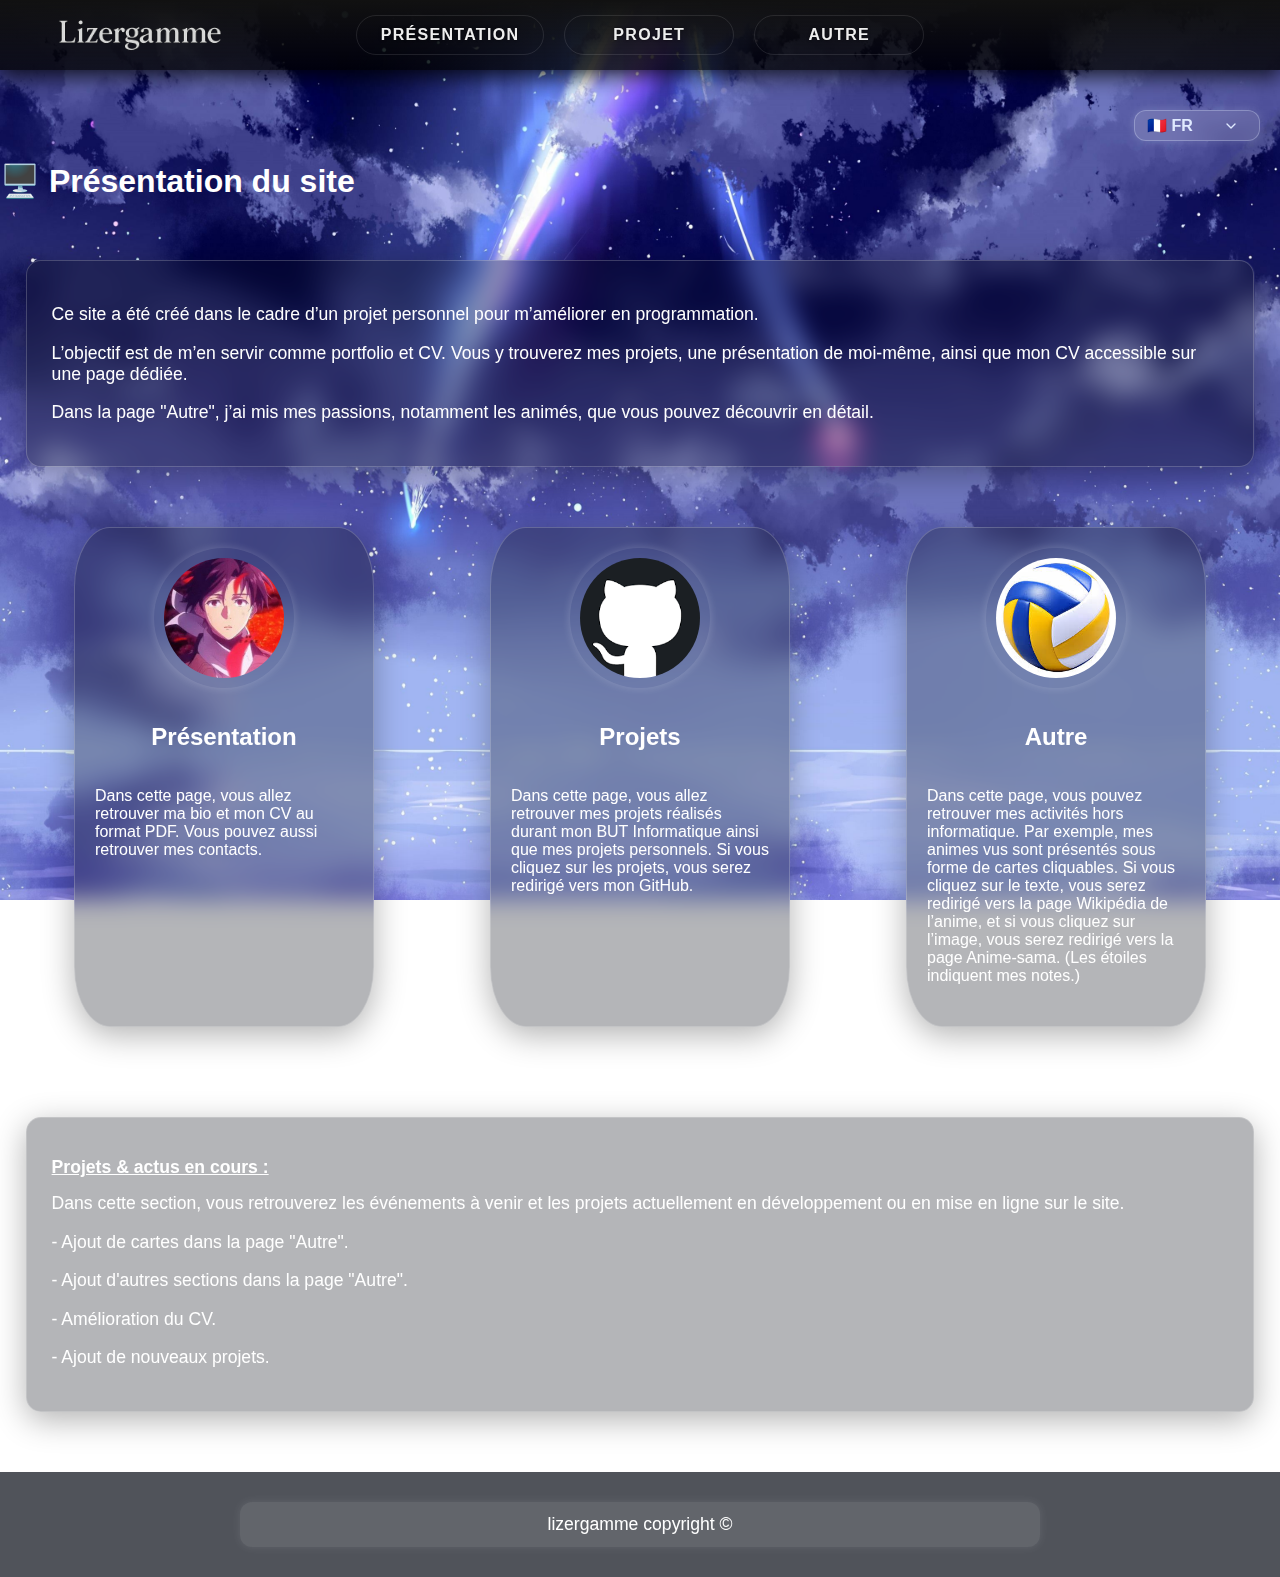
<file: index.html>
<!DOCTYPE html>
<html lang="fr">

<head>
  <meta charset="UTF-8">
  <meta name="viewport" content="width=device-width, initial-scale=1.0">
  <title>Présentation</title>
  <link rel="stylesheet" href="accueil.css">

  
<!-- Google tag (gtag.js) -->
<script async src="https://www.googletagmanager.com/gtag/js?id=G-SVCY1D7NE7"></script>
<script>
  window.dataLayer = window.dataLayer || [];
  function gtag(){dataLayer.push(arguments);}
  gtag('js', new Date());

  gtag('config', 'G-SVCY1D7NE7');
</script>
</head>



<body>
<header>
  <nav>
    <div class="logo">
      <img src="image/logoHeader2.png" alt="Lizergamme Logo">
    </div>
    <div class="nav-links">
      <a href="/présentation">Présentation</a>
      <a href="/projet">Projet</a>
      <a href="/autre">Autre</a>
    </div>
  </nav>
</header>


  <!-- Sélecteur de langue -->
  <div id="languageSelector" class="language-selector">
    <select aria-label="Choisir la langue">
      <option value="fr" selected>🇫🇷 FR</option>
      <option value="en">🇬🇧 EN</option>
    </select>
  </div>

  <h1 id="mainTitle">🖥️ Présentation du site</h1>




  <section class="présentationSite">
    <p id="p1">Ce site a été créé dans le cadre d’un projet personnel pour m’améliorer en programmation.</p>
    <p id="p2">L’objectif est de m’en servir comme portfolio et CV. Vous y trouverez mes projets, une présentation de moi-même, ainsi que mon CV accessible sur une page dédiée.</p>
    <p id="p3">Dans la page "Autre", j’ai mis mes passions, notamment les animés, que vous pouvez découvrir en détail.</p>
  </section>

  <section class="boxpage">

    <a class="card-link" href="/présentation">
      <div class="pages">
        <img src="image/presnetation.png" alt="Photo de profil">
        <h2 id="card1Title">Présentation</h2>
        <p id="card1Text">Dans cette page, vous allez retrouver ma bio et mon CV au format PDF. Vous pouvez aussi retrouver mes contacts.</p>
      </div>
    </a>

    <a class="card-link" href="/projet" >
      <div class="pages">
        <img src="image/Github.png" alt="Photo de profil">
        <h2 id="card2Title">Projets</h2>
        <p id="card2Text">Dans cette page, vous allez retrouver mes projets réalisés durant mon BUT Informatique ainsi que mes projets personnels. Si vous cliquez sur les projets, vous serez redirigé vers mon GitHub.</p>
      </div>
    </a>

    <a class="card-link" href="/autre" >
      <div class="pages">
        <img src="image/autre.png" alt="Photo de profil">
        <h2 id="card3Title">Autre</h2>
        <p id="card3Text">Dans cette page, vous pouvez retrouver mes activités hors informatique. Par exemple, mes animes vus sont présentés sous forme de cartes cliquables. Si vous cliquez sur le texte, vous serez redirigé vers la page Wikipédia de l’anime, et si vous cliquez sur l’image, vous serez redirigé vers la page Anime-sama. (Les étoiles indiquent mes notes.)</p>
      </div>
    </a>

  </section>

  <section class="event">
    <h2 id="eventTitle"><strong> Projets & actus en cours :</strong></h2>
    <p id="eventText">Dans cette section, vous retrouverez les événements à venir et les projets actuellement en développement ou en mise en ligne sur le site.</p>

    <p>- Ajout de cartes dans la page "Autre".</p>
    <p>- Ajout d'autres sections dans la page "Autre".</p>
    <p>- Amélioration du CV.</p>
    <p>- Ajout de nouveaux projets.</p>

  </section>

  <footer class="footer">
    <p id="footerText">lizergamme copyright ©</p>
  </footer>

  <!-- Lien vers le script de traduction -->
  <script src="accueil.js"></script>
</body>

</html>
</file>
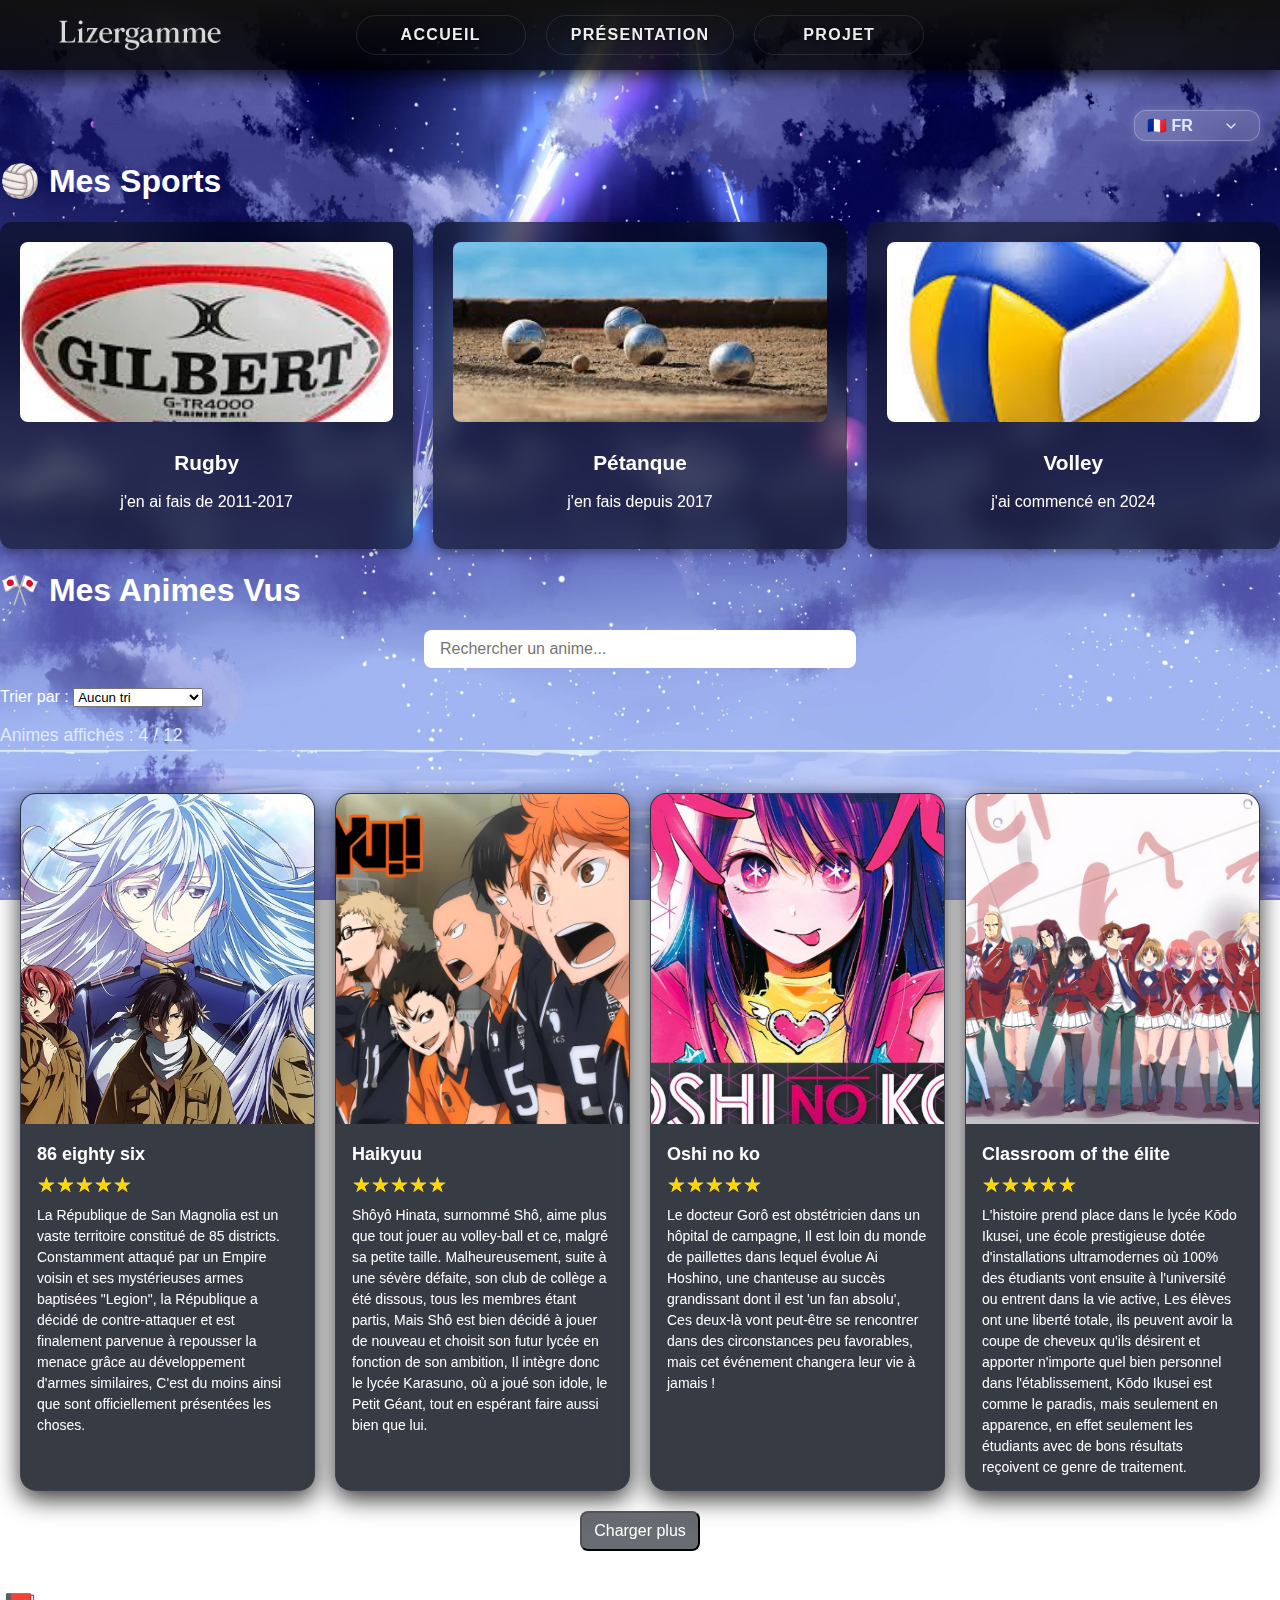
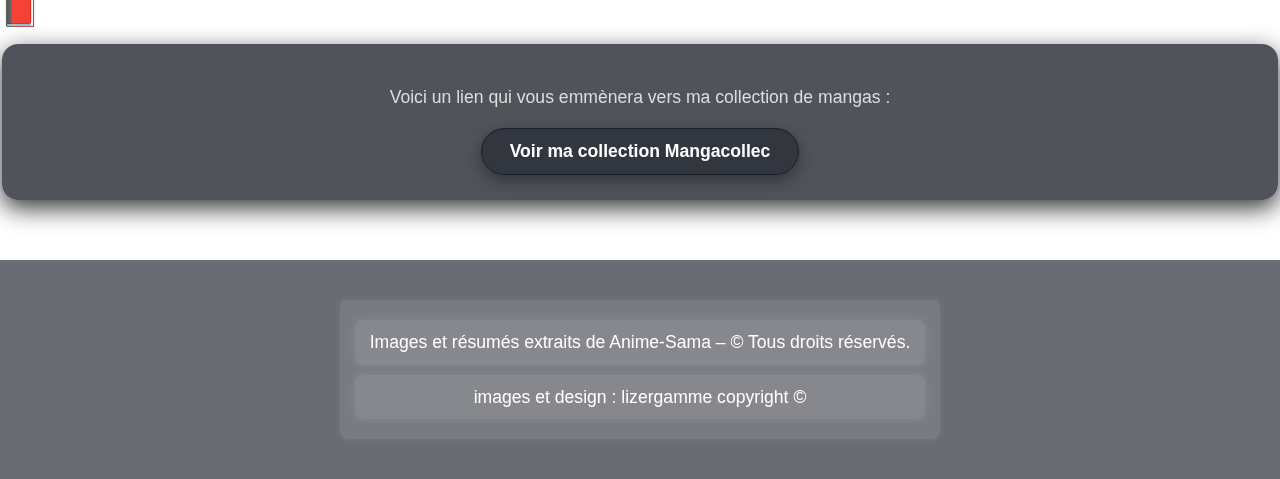
<file: autre/index.html>
<!DOCTYPE html>
<html lang="fr">
<head>
  <meta charset="UTF-8" />
  <meta name="viewport" content="width=device-width, initial-scale=1.0">
  <title>Autre</title>
  <link rel="stylesheet" href="autre.css" />

  
<!-- Google tag (gtag.js) -->
<script async src="https://www.googletagmanager.com/gtag/js?id=G-SVCY1D7NE7"></script>
<script>
  window.dataLayer = window.dataLayer || [];
  function gtag(){dataLayer.push(arguments);}
  gtag('js', new Date());

  gtag('config', 'G-SVCY1D7NE7');
</script>
</head>


<body> <!-- ✅ le <body> commence ici -->

  <!-- ✅ déplace le <header> ici -->
  <header>
    <nav>
      <div class="logo">
        <img src="/image/logoHeader2.png" alt="Lizergamme Logo">
      </div>
      <div class="nav-links">
        <a href="/" id="navHome">Accueil</a>
        <a href="/présentation" id="navAbout">Présentation</a>
        <a href="/projet" id="navProject">Projet</a>
      </div>
    </nav>
  </header>

  <!-- ... le reste de ton contenu ... -->


  <div id="languageSelector" class="language-selector">
    <select aria-label="Choisir la langue">
      <option value="fr" selected>🇫🇷 FR</option>
      <option value="en">🇬🇧 EN</option>
    </select>
  </div>


<section id="sportsSection">
  <h1 id="sportsTitle">🏐 Mes Sports</h1>
  <div class="sports-grid">
    <div class="sport-card">
      <img src="/image/rugby.jpg" alt="rugby" />
      <h2 id="sportRugby">Rugby</h2>
      <p id="sportRugbyDesc">j'en ai fais de 2011-2017</p>
    </div>
    <div class="sport-card">
      <img src="/image/petanque.jpg" alt="petanque" />
      <h2 id="sportPetanque">Pétanque</h2>
      <p id="sportPetanqueDesc">j'en fais depuis 2017</p>
    </div>
    <div class="sport-card">
      <img src="/image/autre.png" alt="volley" />
      <h2 id="sportVolley">Volley</h2>
      <p id="sportVolleyDesc">j'ai commencé en 2024</p>
    </div>
  </div>
</section>




  <h1 id="pageTitle">🎌 Mes Animes Vus</h1>
  <input type="text" id="search" placeholder="Rechercher un anime..." />

  <div id="sortdiv">
    <label for="sortSelect" id="sortLabel">Trier par :</label>
    <select id="sortSelect">
      <option value="" selected>Aucun tri</option>
      <option value="name-asc">Nom A → Z</option>
      <option value="name-desc">Nom Z → A</option>
      <option value="note-asc">Note croissante</option>
      <option value="note-desc">Note décroissante</option>
    </select>
  </div>

  <div id="animeCounter" class="anime-counter">Animes affichés : 0 / 0</div>

  <div class="grid" id="animeGrid">
    <!-- CARTES ici (gérées par JS) -->
  </div>

  <div class="buttons">
    <button id="loadMore">Charger plus</button>
    <button id="loadLess" style="display: none;">Charger moins</button>
    <p id="endMessage" style="display: none; text-align: center; color: white;">🎉 Fin de la liste</p>
  </div>

  <button id="backToTop" class="back-to-top" aria-label="Retour en haut">
    <svg xmlns="http://www.w3.org/2000/svg" width="24" height="24" fill="none" stroke="#e0eaff" stroke-width="3" stroke-linecap="round" stroke-linejoin="round" viewBox="0 0 24 24" >
      <polyline points="18 15 12 9 6 15"/>
    </svg>
  </button>

<h1 class="manga-title" id="mangaTitle">📕 Mes Mangas</h1>

<section class="manga-section">
  <p id="mangaSectionText">Voici un lien qui vous emmènera vers ma collection de mangas :</p>
  <a href="https://www.mangacollec.com/user/lizergamme/collection" target="_blank" rel="noopener noreferrer" class="manga-link" id="mangaLink">
    Voir ma collection Mangacollec
  </a>
</section>




 <script src="autre.js"></script>

<footer class="footer">
  <section class="texte">
    <p id="footerCredits">Images et résumés extraits de <a href="https://anime-sama.fr/" target="_blank" rel="noopener noreferrer">Anime-Sama</a> – © Tous droits réservés.</p>
    <p id="footerDesign">images et design : lizergamme copyright ©</p>
  </section>
</footer>

</body>
</html>

</html>
</file>
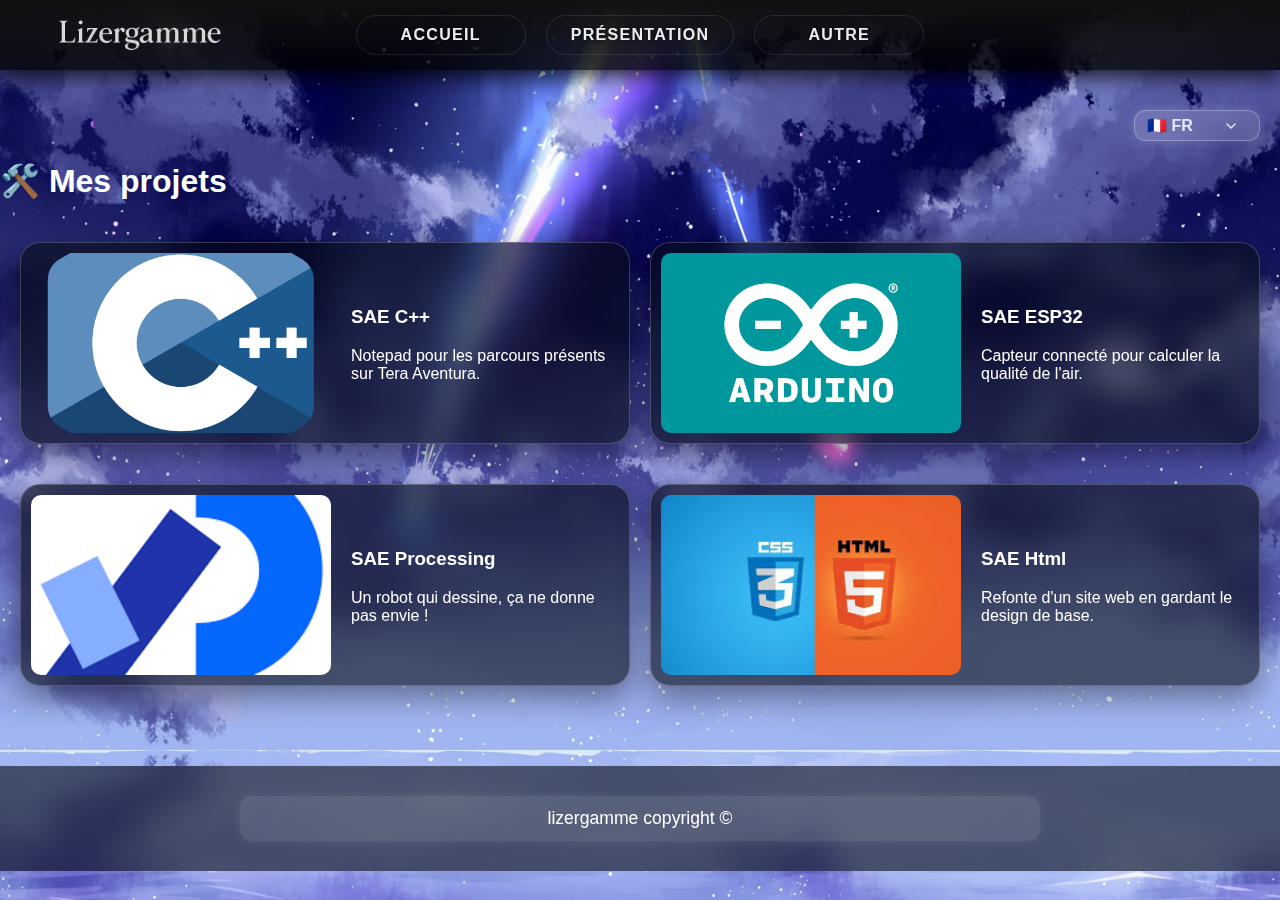
<file: projet/index.html>
<!DOCTYPE html>
<html lang="fr">

<head>
  <meta charset="UTF-8" />
  <meta name="viewport" content="width=device-width, initial-scale=1.0">
  <title>Mes projets</title>
  <link rel="stylesheet" href="projet.css" />

  
<!-- Google tag (gtag.js) -->
<script async src="https://www.googletagmanager.com/gtag/js?id=G-SVCY1D7NE7"></script>
<script>
  window.dataLayer = window.dataLayer || [];
  function gtag(){dataLayer.push(arguments);}
  gtag('js', new Date());

  gtag('config', 'G-SVCY1D7NE7');
</script>
</head>



<body>
    <header>
    <nav>
      <div class="logo">
      <img src="/image/logoHeader2.png" alt="Lizergamme Logo">
    </div>
    <div class="nav-links">
      <a href="/">Accueil</a>
      <a href="/présentation">Présentation</a>
      <a href="/autre">Autre</a>
    </div>
    </nav>
  </header>

  <!-- Sélecteur de langue -->
    <div id="languageSelector" class="language-selector">
    <select aria-label="Choisir la langue">
      <option value="fr" selected>🇫🇷 FR</option>
      <option value="en">🇬🇧 EN</option>
    </select>
  </div>

  <h1>🛠️ Mes projets</h1>

  

  <section class="projects">
    <div class="project-grid">

      <!-- Projet 1 -->
      <div class="project-item">
        <a class="card-link" href="https://github.com/clementlizer/SAE201" target="_blank">
          <div class="media-block" data-video="video/sae c++.mp4">
            <div class="media-left">
              <img src="/image/c++.png" alt="Aperçu C++" />
            </div>
            <div class="content">
              <h3>SAE C++</h3>
              <p>Notepad pour les parcours présents sur Tera Aventura.</p>
            </div>
          </div>
        </a>
      </div>

      <!-- Projet 2 -->
      <div class="project-item">
        <a class="card-link" href="https://github.com/clementlizer/SAE203" target="_blank">
          <div class="media-block" data-video="video/SAE ESP32.mp4">
            <div class="media-left">
              <img src="/image/arduino.png" alt="Aperçu ESP32" />
            </div>
            <div class="content">
              <h3>SAE ESP32</h3>
              <p>Capteur connecté pour calculer la qualité de l'air.</p>
            </div>
          </div>
        </a>
      </div>

      <!-- Projet 3 -->
      <div class="project-item">
        <a class="card-link" href="https://github.com/clementlizer/SAE101-102" target="_blank">
          <div class="media-block" data-video="video/SAE processing.mp4">
            <div class="media-left">
              <img src="/image/Processing.png" alt="Aperçu Processing" />
            </div>
            <div class="content">
              <h3>SAE Processing</h3>
              <p>un robot qui dessine sa ne donne pas envie !</p>
            </div>
          </div>
        </a>
      </div>

      <!-- Projet 4 -->
      <div class="project-item">
        <a class="card-link" href="https://github.com/clementlizer/SAE105" target="_blank">
          <div class="media-block" data-video="video/Sae web.mp4">
            <div class="media-left">
              <img src="/image/web.jpg" alt="Aperçu web" />
            </div>
            <div class="content">
              <h3>SAE Html</h3>
              <p>refonte d'un site web en gardant le design de base.</p>
            </div>
          </div>
        </a>
      </div>

    </div>
  </section>

 

  <script src="projet.js"></script>
</body>

 <footer class="footer">
    <p>lizergamme copyright ©</p>
  </footer>

</html>
</file>
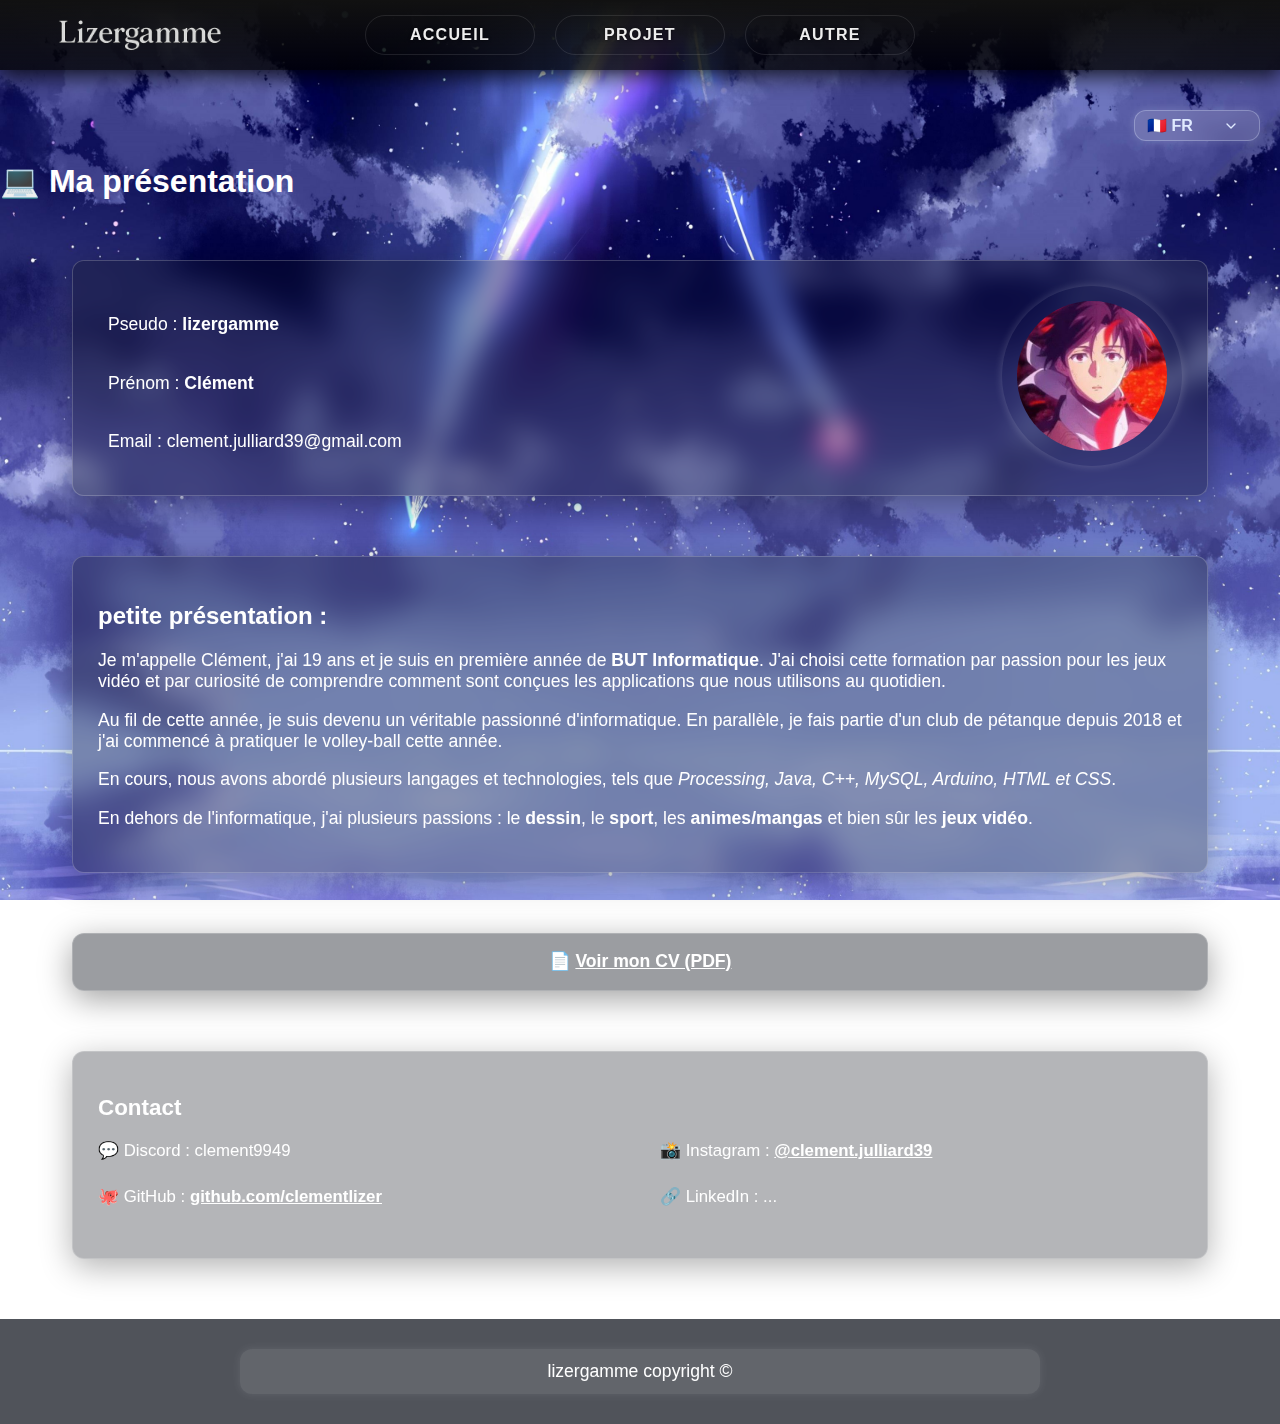
<file: présentation/index.html>
<!DOCTYPE html>
<html lang="fr">

<head>
  <meta charset="UTF-8">
  <meta name="viewport" content="width=device-width, initial-scale=1.0">
  <title>présentation</title>
  <link rel="stylesheet" href="présentation.css">

  
<!-- Google tag (gtag.js) -->
<script async src="https://www.googletagmanager.com/gtag/js?id=G-SVCY1D7NE7"></script>
<script>
  window.dataLayer = window.dataLayer || [];
  function gtag(){dataLayer.push(arguments);}
  gtag('js', new Date());

  gtag('config', 'G-SVCY1D7NE7');
</script>
</head>



<body>
 <header>
    <nav>
      <div class="logo">
      <img src="/image/logoHeader2.png" alt="Lizergamme Logo">
    </div>
    <div class="nav-links">
      <a href="/">Accueil</a>
      <a href="/projet">Projet</a>
      <a href="/autre">Autre</a>
    </div>
    </nav>
  </header>
  
  <!-- Sélecteur de langue -->
  <div id="languageSelector" class="language-selector">
    <select aria-label="Choisir la langue">
      <option value="fr" selected>🇫🇷 FR</option>
      <option value="en">🇬🇧 EN</option>
    </select>
  </div>

  <h1>💻 Ma présentation</h1>
 
  <main class="container">

    <!-- Ligne : infos à gauche + image à droite -->
    <section class="top-section box">
      <div class="infos">
        <p>Pseudo : <strong>lizergamme</strong></p>
        <p id="firstNameLabel">Prénom : <strong>Clément</strong></p>
        <p>Email : <span id="email"></span></p>

        <script>
          const encoded = "Y2xlbWVudC5qdWxsaWFyZDM5QGdtYWlsLmNvbQ=="; // base64 de ton email
          const email = atob(encoded);
          document.getElementById("email").textContent = email;
        </script>


      </div>

      <div class="photo">
        <img src="/image/presnetation.png" alt="Photo de profil">
      </div>
    </section>

    <!-- Texte descriptif dessous -->
    <section class="bio box">
      <h2>petite présentation :</h2>

      <p>Je m'appelle Clément, j'ai 19 ans et je suis en première année de <strong>BUT Informatique</strong>. J'ai
        choisi cette formation par passion pour les jeux vidéo et par curiosité de comprendre comment sont conçues les
        applications que nous utilisons au quotidien.</p>

      <p>Au fil de cette année, je suis devenu un véritable passionné d'informatique. En parallèle, je fais partie d'un
        club de pétanque depuis 2018 et j'ai commencé à pratiquer le volley-ball cette année.</p>

      <p>En cours, nous avons abordé plusieurs langages et technologies, tels que <em>Processing, Java, C++, MySQL,
          Arduino, HTML et CSS</em>.</p>

      <p>En dehors de l'informatique, j'ai plusieurs passions : le <strong>dessin</strong>, le <strong>sport</strong>,
        les <strong>animes/mangas</strong> et bien sûr les <strong>jeux vidéo</strong>.</p>
    </section>

    <!-- Lien vers le CV -->
    <section class="cv-box">
      <p>📄 <a id="cvLink" href="White simple Sales Representative Cv Resume.pdf" target="_blank">Voir mon CV (PDF)</a>
      </p>
    </section>



    <!-- Réseaux de contact -->
    <section class="contact box">
      <h2>Contact</h2>
      <ul class="contact-grid">
        <li>💬 Discord : clement9949</li>
        <li>📸 Instagram : <a href="https://instagram.com/clement.julliard39" target="_blank">@clement.julliard39</a>
        </li>
        <li>🐙 GitHub : <a href="https://github.com/clementlizer" target="_blank">github.com/clementlizer</a></li>
        <li>🔗 LinkedIn : <a href="" target="_blank"></a>...</li>
      </ul>
    </section>


  </main>

  <script src="présentation.js"></script>
</body>
<footer class="footer">
  <p>lizergamme copyright ©</p>
</footer>
</file>
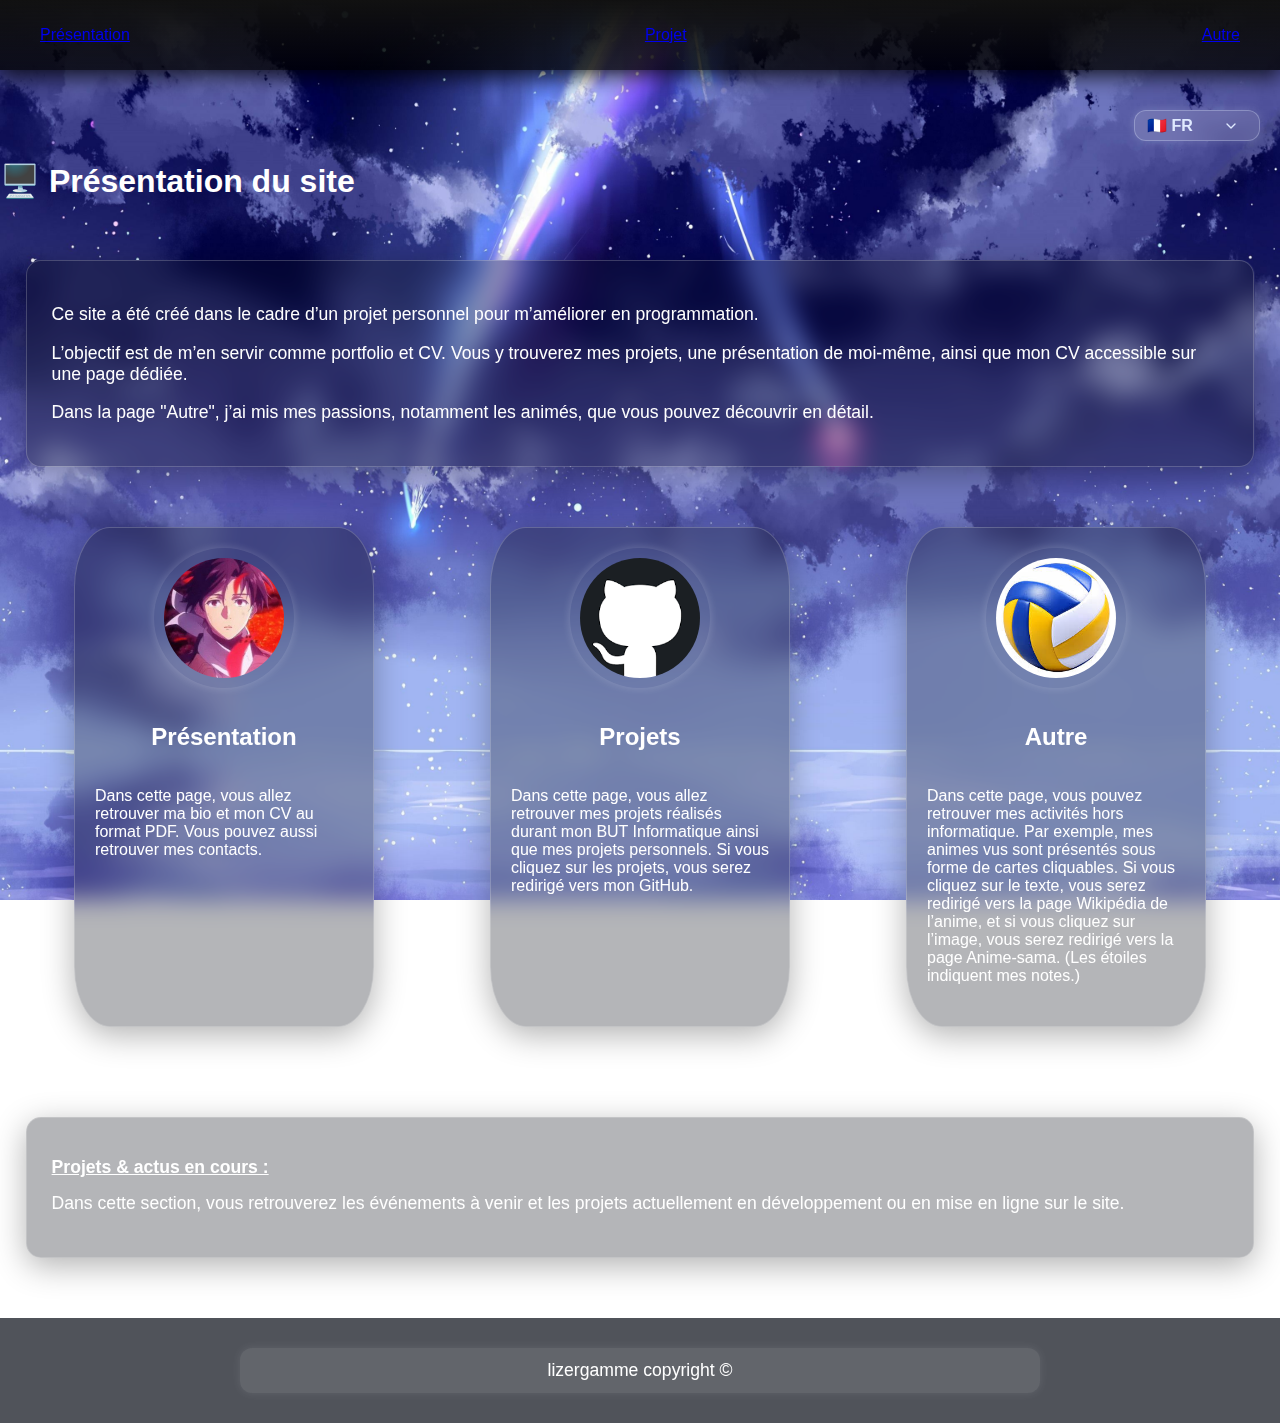
<file: accueil.html>
<!DOCTYPE html>
<html lang="fr">

<head>
  <meta charset="UTF-8">
  <title>Présentation</title>
  <link rel="stylesheet" href="accueil.css">
</head>

<body>

  <!-- Sélecteur de langue -->
  <div id="languageSelector" class="language-selector">
    <select aria-label="Choisir la langue">
      <option value="fr" selected>🇫🇷 FR</option>
      <option value="en">🇬🇧 EN</option>
    </select>
  </div>

  <h1 id="mainTitle">🖥️ Présentation du site</h1>

  <header>
    <nav>
      <a id="navPresentation" href="présentation.html">Présentation</a>
      <a id="navProject" href="projet.html">Projet</a>
      <a id="navOther" href="autre.html">Autre</a>
    </nav>
  </header>

  <section class="présentationSite">
    <p id="p1">Ce site a été créé dans le cadre d’un projet personnel pour m’améliorer en programmation.</p>
    <p id="p2">L’objectif est de m’en servir comme portfolio et CV. Vous y trouverez mes projets, une présentation de moi-même, ainsi que mon CV accessible sur une page dédiée.</p>
    <p id="p3">Dans la page "Autre", j’ai mis mes passions, notamment les animés, que vous pouvez découvrir en détail.</p>
  </section>

  <section class="boxpage">

    <a class="card-link" href="présentation.html" target="_blank">
      <div class="pages">
        <img src="image/presnetation.png" alt="Photo de profil">
        <h2 id="card1Title">Présentation</h2>
        <p id="card1Text">Dans cette page, vous allez retrouver ma bio et mon CV au format PDF. Vous pouvez aussi retrouver mes contacts.</p>
      </div>
    </a>

    <a class="card-link" href="projet.html" target="_blank">
      <div class="pages">
        <img src="image/Github.png" alt="Photo de profil">
        <h2 id="card2Title">Projets</h2>
        <p id="card2Text">Dans cette page, vous allez retrouver mes projets réalisés durant mon BUT Informatique ainsi que mes projets personnels. Si vous cliquez sur les projets, vous serez redirigé vers mon GitHub.</p>
      </div>
    </a>

    <a class="card-link" href="autre.html" target="_blank">
      <div class="pages">
        <img src="image/autre.png" alt="Photo de profil">
        <h2 id="card3Title">Autre</h2>
        <p id="card3Text">Dans cette page, vous pouvez retrouver mes activités hors informatique. Par exemple, mes animes vus sont présentés sous forme de cartes cliquables. Si vous cliquez sur le texte, vous serez redirigé vers la page Wikipédia de l’anime, et si vous cliquez sur l’image, vous serez redirigé vers la page Anime-sama. (Les étoiles indiquent mes notes.)</p>
      </div>
    </a>

  </section>

  <section class="event">
    <h2 id="eventTitle"><strong> Projets & actus en cours :</strong></h2>
    <p id="eventText">Dans cette section, vous retrouverez les événements à venir et les projets actuellement en développement ou en mise en ligne sur le site.</p>
  </section>

  <footer class="footer">
    <p id="footerText">lizergamme copyright ©</p>
  </footer>

  <!-- Lien vers le script de traduction -->
  <script src="accueil.js"></script>
</body>

</html>
</file>
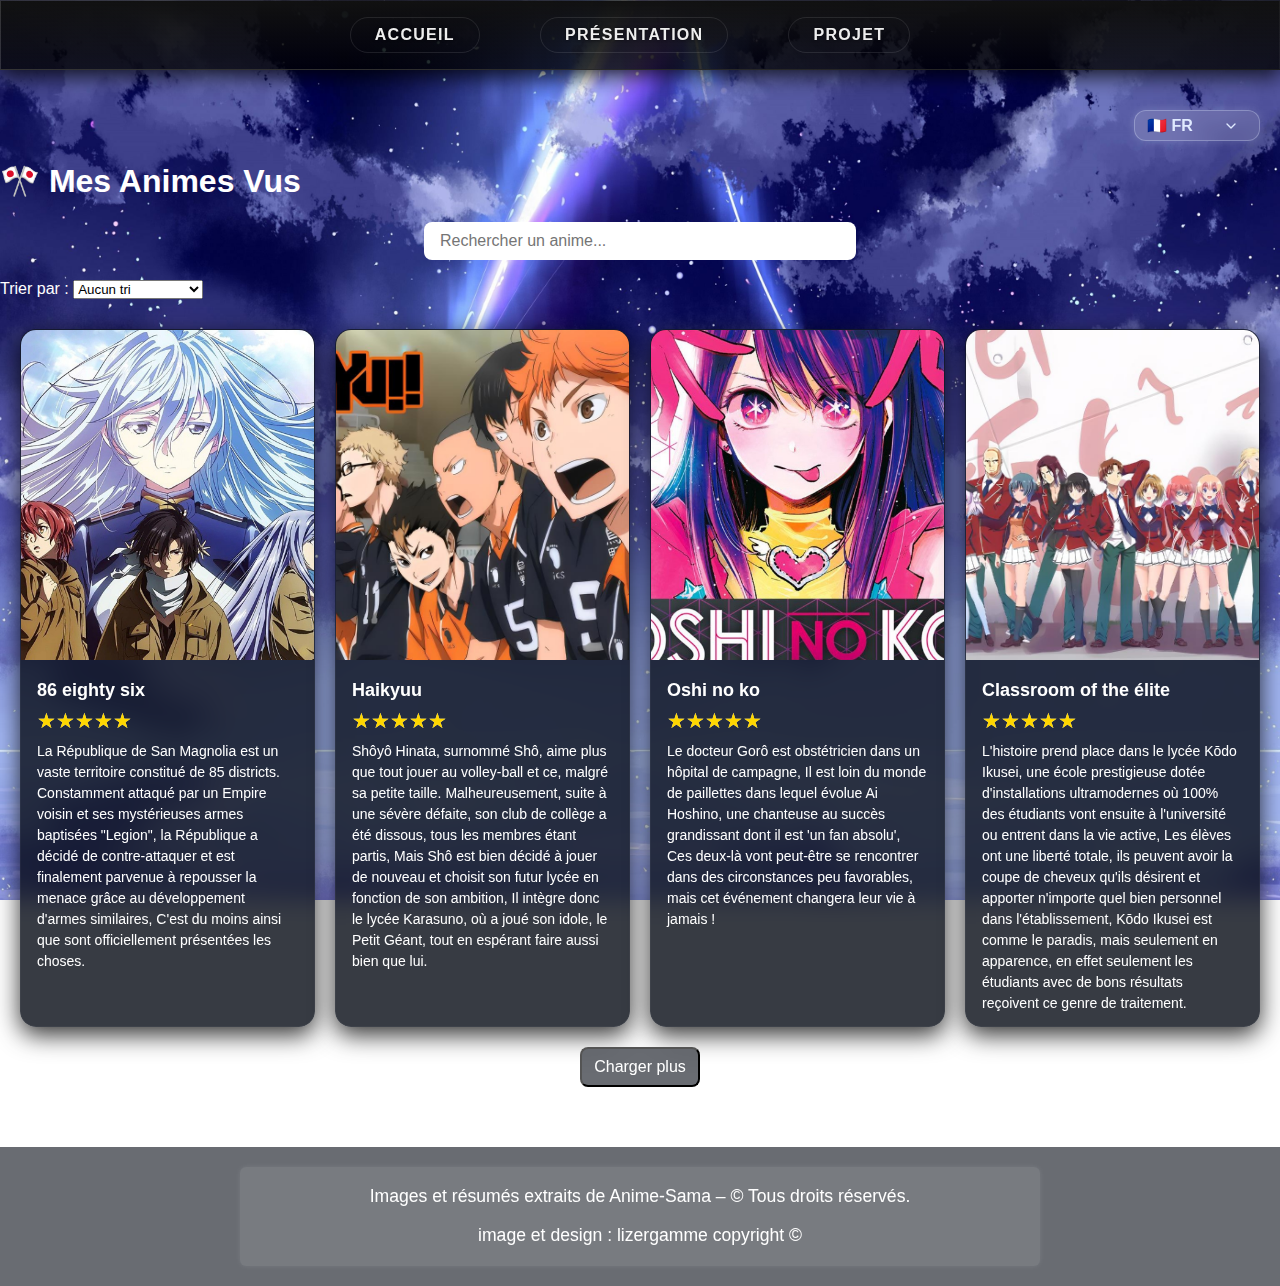
<file: autre.html>
<!DOCTYPE html>
<html lang="fr">
<head>
  <meta charset="UTF-8" />
  <title>Autre</title>
  <link rel="stylesheet" href="autre.css" />
</head>

<header>
  <nav>
     <a href="accueil.html" id="navHome">Accueil</a>
    <a href="présentation.html" id="navAbout">Présentation</a>
    <a href="projet.html" id="navProject">Projet</a>

  </nav>
</header>

<body>

  <div id="languageSelector" class="language-selector">
    <select aria-label="Choisir la langue">
      <option value="fr" selected>🇫🇷 FR</option>
      <option value="en">🇬🇧 EN</option>
    </select>
  </div>

  <h1 id="pageTitle">🎌 Mes Animes Vus</h1>
  <input type="text" id="search" placeholder="Rechercher un anime..." />

  <div id="sortdiv">
    <label for="sortSelect" id="sortLabel">Trier par :</label>
    <select id="sortSelect">
      <option value="" selected>Aucun tri</option>
      <option value="name-asc">Nom A → Z</option>
      <option value="name-desc">Nom Z → A</option>
      <option value="note-asc">Note croissante</option>
      <option value="note-desc">Note décroissante</option>
    </select>
  </div>

  <div class="grid" id="animeGrid">
    <!-- CARTES ici (gérées par JS) -->
  </div>

  <div class="buttons">
    <button id="loadMore">Charger plus</button>
    <button id="loadLess" style="display: none;">Charger moins</button>
    <p id="endMessage" style="display: none; text-align: center; color: white;">🎉 Fin de la liste</p>
  </div>

  <button id="backToTop" class="back-to-top" aria-label="Retour en haut">
    <svg xmlns="http://www.w3.org/2000/svg" width="24" height="24" fill="none" stroke="#e0eaff" stroke-width="3" stroke-linecap="round" stroke-linejoin="round" viewBox="0 0 24 24" >
      <polyline points="18 15 12 9 6 15"/>
    </svg>
  </button>

  <script src="autre.js"></script>
</body>

<footer class="footer">
  <section class="texte">
    <p id="footerCredits">Images et résumés extraits de <a href="https://anime-sama.fr/" target="_blank" rel="noopener noreferrer">Anime-Sama</a> – © Tous droits réservés.</p>
    <p id="footerDesign">image et design : lizergamme copyright ©</p>
  </section>
</footer>
</html>
</file>
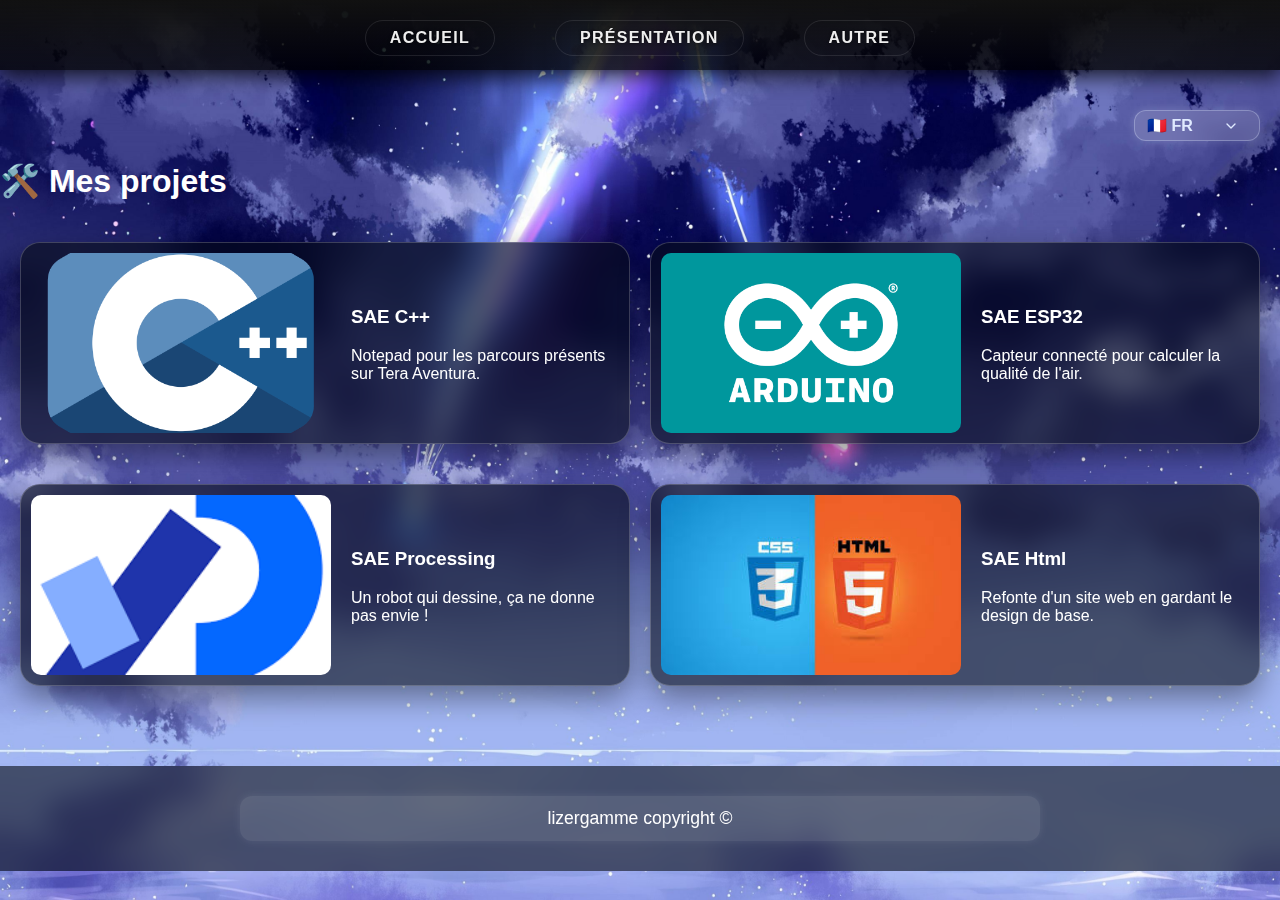
<file: projet.html>
<!DOCTYPE html>
<html lang="fr">

<head>
  <meta charset="UTF-8" />
  <title>Mes projets</title>
  <link rel="stylesheet" href="projet.css" />
</head>

<body>

  <!-- Sélecteur de langue -->
    <div id="languageSelector" class="language-selector">
    <select aria-label="Choisir la langue">
      <option value="fr" selected>🇫🇷 FR</option>
      <option value="en">🇬🇧 EN</option>
    </select>
  </div>

  <h1>🛠️ Mes projets</h1>

    <header>
    <nav>
      <a href="accueil.html">Accueil</a>
      <a href="présentation.html">Présentation</a>
      <a href="autre.html">Autre</a>
    </nav>
  </header>

  <section class="projects">
    <div class="project-grid">

      <!-- Projet 1 -->
      <div class="project-item">
        <a class="card-link" href="https://github.com/clementlizer/SAE201" target="_blank">
          <div class="media-block" data-video="video/sae c++.mp4">
            <div class="media-left">
              <img src="image/c++.png" alt="Aperçu C++" />
            </div>
            <div class="content">
              <h3>SAE C++</h3>
              <p>Notepad pour les parcours présents sur Tera Aventura.</p>
            </div>
          </div>
        </a>
      </div>

      <!-- Projet 2 -->
      <div class="project-item">
        <a class="card-link" href="https://github.com/clementlizer/SAE203" target="_blank">
          <div class="media-block" data-video="video/SAE ESP32.mp4">
            <div class="media-left">
              <img src="image/arduino.png" alt="Aperçu ESP32" />
            </div>
            <div class="content">
              <h3>SAE ESP32</h3>
              <p>Capteur connecté pour calculer la qualité de l'air.</p>
            </div>
          </div>
        </a>
      </div>

      <!-- Projet 3 -->
      <div class="project-item">
        <a class="card-link" href="https://github.com/clementlizer/SAE101-102" target="_blank">
          <div class="media-block" data-video="video/SAE processing.mp4">
            <div class="media-left">
              <img src="image/Processing.png" alt="Aperçu Processing" />
            </div>
            <div class="content">
              <h3>SAE Processing</h3>
              <p>un robot qui dessine sa ne donne pas envie !</p>
            </div>
          </div>
        </a>
      </div>

      <!-- Projet 4 -->
      <div class="project-item">
        <a class="card-link" href="https://github.com/clementlizer/SAE105" target="_blank">
          <div class="media-block" data-video="video/Sae web.mp4">
            <div class="media-left">
              <img src="image/web.jpg" alt="Aperçu web" />
            </div>
            <div class="content">
              <h3>SAE Html</h3>
              <p>refonte d'un site web en gardant le design de base.</p>
            </div>
          </div>
        </a>
      </div>

    </div>
  </section>

 

  <script src="projet.js"></script>
</body>

 <footer class="footer">
    <p>lizergamme copyright ©</p>
  </footer>

</html>
</file>
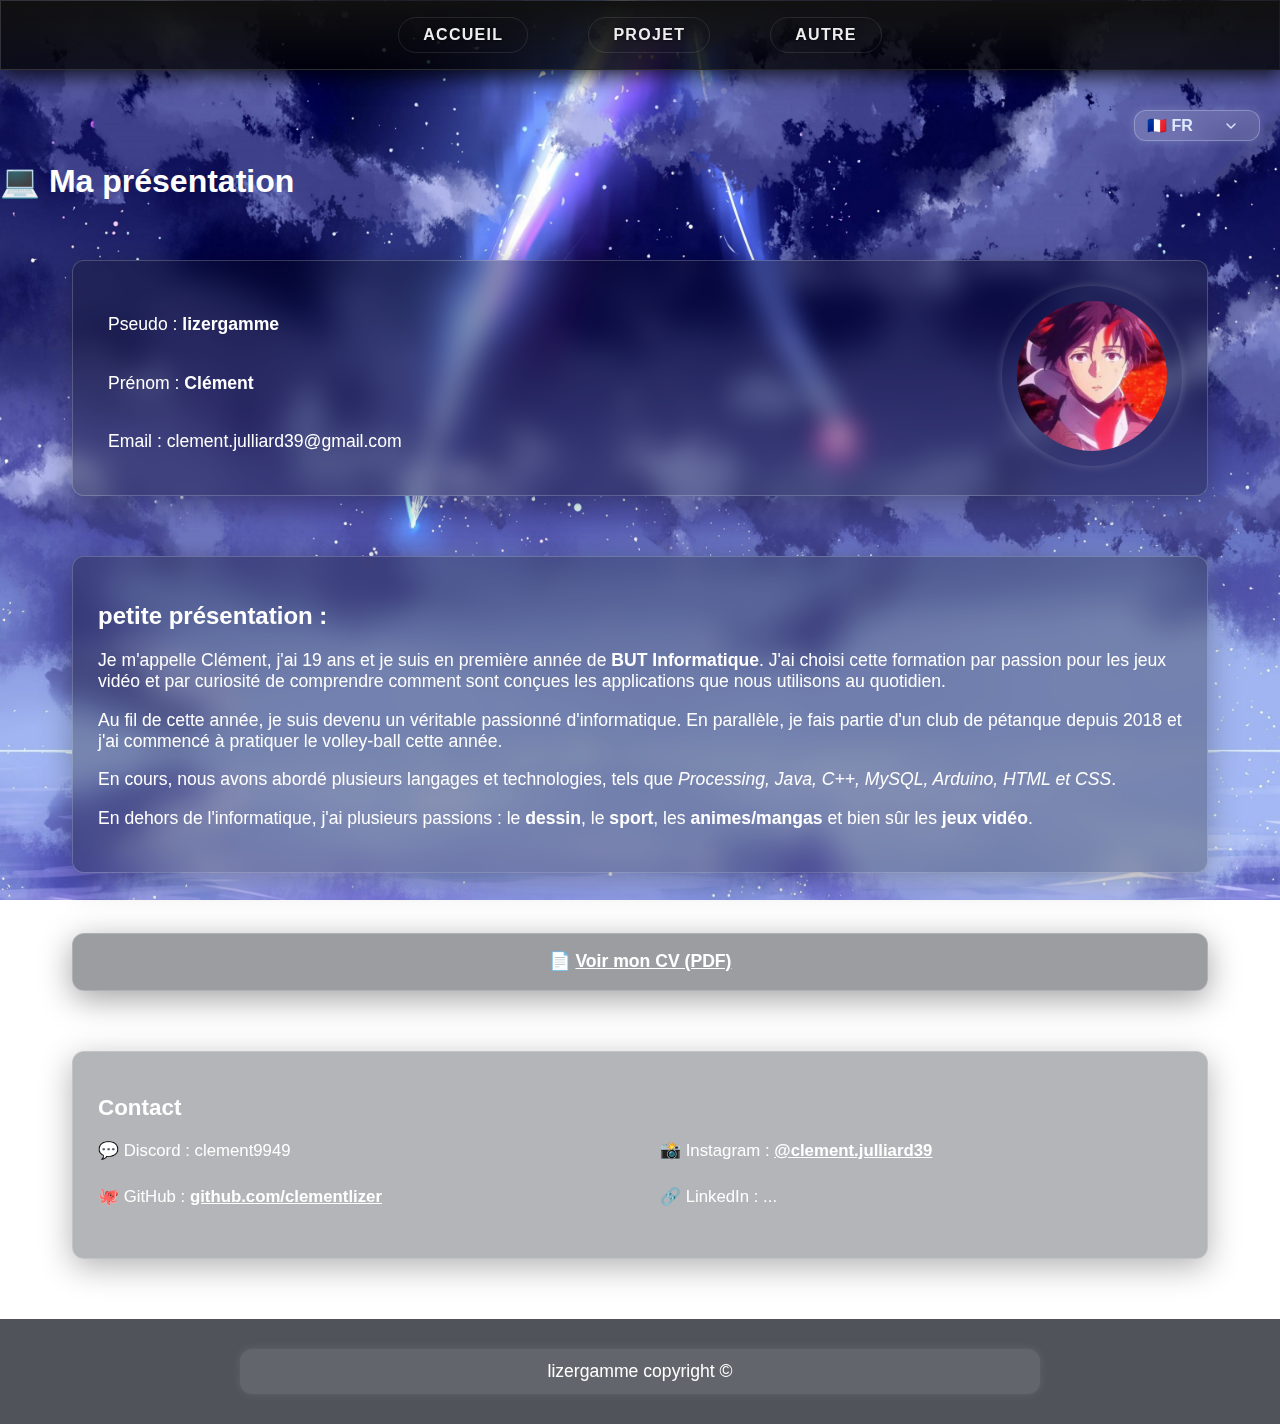
<file: présentation.html>
<!DOCTYPE html>
<html lang="fr">

<head>
  <meta charset="UTF-8">
  <title>présentation</title>
  <link rel="stylesheet" href="présentation.css">
</head>

<body>

  <!-- Sélecteur de langue -->
  <div id="languageSelector" class="language-selector">
    <select aria-label="Choisir la langue">
      <option value="fr" selected>🇫🇷 FR</option>
      <option value="en">🇬🇧 EN</option>
    </select>
  </div>

  <h1>💻 Ma présentation</h1>
  <header>
    <nav>
      <a href="accueil.html">Accueil</a>
      <a href="projet.html">Projet</a>
      <a href="autre.html">Autre</a>
    </nav>
  </header>
  <main class="container">

    <!-- Ligne : infos à gauche + image à droite -->
    <section class="top-section box">
      <div class="infos">
        <p>Pseudo : <strong>lizergamme</strong></p>
        <p id="firstNameLabel">Prénom : <strong>Clément</strong></p>
        <p>Email : <span id="email"></span></p>

        <script>
          const encoded = "Y2xlbWVudC5qdWxsaWFyZDM5QGdtYWlsLmNvbQ=="; // base64 de ton email
          const email = atob(encoded);
          document.getElementById("email").textContent = email;
        </script>


      </div>

      <div class="photo">
        <img src="image/presnetation.png" alt="Photo de profil">
      </div>
    </section>

    <!-- Texte descriptif dessous -->
    <section class="bio box">
      <h2>petite présentation :</h2>

      <p>Je m'appelle Clément, j'ai 19 ans et je suis en première année de <strong>BUT Informatique</strong>. J'ai
        choisi cette formation par passion pour les jeux vidéo et par curiosité de comprendre comment sont conçues les
        applications que nous utilisons au quotidien.</p>

      <p>Au fil de cette année, je suis devenu un véritable passionné d'informatique. En parallèle, je fais partie d'un
        club de pétanque depuis 2018 et j'ai commencé à pratiquer le volley-ball cette année.</p>

      <p>En cours, nous avons abordé plusieurs langages et technologies, tels que <em>Processing, Java, C++, MySQL,
          Arduino, HTML et CSS</em>.</p>

      <p>En dehors de l'informatique, j'ai plusieurs passions : le <strong>dessin</strong>, le <strong>sport</strong>,
        les <strong>animes/mangas</strong> et bien sûr les <strong>jeux vidéo</strong>.</p>
    </section>

    <!-- Lien vers le CV -->
    <section class="cv-box">
      <p>📄 <a id="cvLink" href="White simple Sales Representative Cv Resume.pdf" target="_blank">Voir mon CV (PDF)</a>
      </p>
    </section>



    <!-- Réseaux de contact -->
    <section class="contact box">
      <h2>Contact</h2>
      <ul class="contact-grid">
        <li>💬 Discord : clement9949</li>
        <li>📸 Instagram : <a href="https://instagram.com/clement.julliard39" target="_blank">@clement.julliard39</a>
        </li>
        <li>🐙 GitHub : <a href="https://github.com/clementlizer" target="_blank">github.com/clementlizer</a></li>
        <li>🔗 LinkedIn : <a href="" target="_blank"></a>...</li>
      </ul>
    </section>


  </main>

  <script src="présentation.js"></script>
</body>
<footer class="footer">
  <p>lizergamme copyright ©</p>
</footer>
</file>
<file: accueil.css>
/* ======= GLOBAL ======= */
body {
  background-image: url('image/background.jpg');
  background-size: cover;
  background-repeat: no-repeat;
  background-position: center center;
  background-attachment: fixed;
  font-family: Arial, sans-serif;
  color: #fff;
  padding-top: 100px;
  margin: 0;
}

/* ======= NAVIGATION ======= */

/* NAVIGATION BAR */
nav {
  position: fixed;
  top: 0;
  left: 0;
  right: 0;
  height: 70px;
  width: 100%;
  padding: 0 40px;
  background: linear-gradient(180deg, #111 0%, #000000cc 100%);
  box-shadow: 0 6px 20px rgba(0, 0, 0, 0.8);
  display: flex;
  align-items: center;
  justify-content: space-between;
  font-family: 'Arial Black', Arial, sans-serif;
  z-index: 1000;
  box-sizing: border-box;
  user-select: none;
}

/* LOGO À GAUCHE */
.logo {
  display: flex;
  align-items: center;
  height: 100%;
}

.logo img {
  height: 200px;  /* tu peux ajuster la taille ici */
  object-fit: contain;
  padding-left: 0;
}

/* LIENS CENTRÉS VISUELLEMENT */
.nav-links {
  display: flex;
  gap: 20px;
  align-items: center;
  margin: 0 auto;
  transform: translateX(-100px);
}


/* LIENS */
.nav-links a {
  color: #eee;
  padding: 10px 24px;
  border-radius: 25px;
  border: 1px solid rgba(255, 255, 255, 0.1);
  background-color: transparent;
  text-decoration: none;
  text-shadow: 0 0 3px rgba(0, 0, 0, 0.7);
  font-size: 1rem;
  font-weight: 600;
  letter-spacing: 1.3px;
  text-transform: uppercase;
  text-align: center;
  display: inline-block;
  min-width: 120px;
  transition: all 0.3s ease;
  position: relative;
  overflow: hidden;
}

/* HOVER EFFETS */
.nav-links a:hover {
  background-color: #222;
  color: #fff;
  box-shadow: 0 0 15px rgba(255, 255, 255, 0.5);
  border-color: rgba(255, 255, 255, 0.3);
  cursor: pointer;
}

/* EFFETS D’ANIMATION */
.nav-links a::after {
  content: '';
  position: absolute;
  width: 0%;
  height: 2px;
  bottom: 4px;
  left: 0;
  background-color: white;
  transition: width 0.4s cubic-bezier(0.4, 0, 0.2, 1);
  z-index: 2;
}

.nav-links a::before {
  content: '';
  position: absolute;
  top: 0;
  left: -75%;
  width: 50%;
  height: 100%;
  background: linear-gradient(120deg, rgba(255,255,255,0.2), rgba(255,255,255,0.6), rgba(255,255,255,0.2));
  transform: skewX(-25deg);
  transition: left 0.7s ease;
  pointer-events: none;
  z-index: 1;
}

.nav-links a:hover::after {
  width: 100%;
}

.nav-links a:hover::before {
  left: 125%;
}


/* ======= présentation ======= */

.présentationSite {
  margin-left: 2%;
  margin-right: 2%;
  margin-top: 60px;
  background: rgba(5, 10, 20, 0.3);
  backdrop-filter: blur(12px);
  border: 1px solid rgba(255, 255, 255, 0.2);
  border-radius: 15px;
  padding: 25px;
  box-shadow: 0 8px 32px 0 rgba(0, 0, 0, 0.3);
}

.présentationSite p {
  font-size: 1.1rem;
  max-width: 100%;
}

/* ======= pages ======= */
.boxpage {
  display: flex;
  justify-content: center;
  flex-wrap: wrap;
  gap: 10%;
  padding: 60px;
}

.pages {
  width: 300px;
  height: 500px;
  background: rgba(5, 10, 20, 0.3);
  backdrop-filter: blur(12px);
  border: 1px solid rgba(255, 255, 255, 0.2);
  border-radius: 12%;
  padding: 20px 20px 15px 20px;
  box-shadow: 0 8px 32px 0 rgba(0, 0, 0, 0.3);
  color: white;
  text-align: center;
  transition: transform 0.3s ease, box-shadow 0.3s ease;
  display: flex;
  flex-direction: column;
  align-items: center;
  justify-content: flex-start;
  max-width: 100%;
  box-sizing: border-box;
}


/* Hover Zoom */
.pages:hover {
  transform: scale(1.05);
  box-shadow: 0 12px 40px rgba(0, 0, 0, 0.5);
}

.pages img {
  width: 120px;
  height: 120px;
  border-radius: 50%;
  object-fit: cover;
  box-shadow: 0 0 10px rgba(255, 255, 255, 0.2);
  margin-bottom: 15px;
  padding: 10px;
}


.pages p {
  text-align: left;
  gap: 2%;
}

.boxpage a {
  display: block;
  color: white;
  text-decoration: none;
}
/* ====== Language ====== */
.language-selector {
  display: flex;
  justify-content: flex-end;
  backdrop-filter: blur(8px);
  background-color: rgba(255, 255, 255, 0.15);
  border-radius: 12px;
  border: 1px solid rgba(224, 234, 255, 0.3);
  box-shadow: 0 0 10px rgba(224, 234, 255, 0.2);
  padding: 6px 12px;
  font-size: 1rem;
  color: #e0eaff;
  width: 100px;
  margin: 10px 20px 20px auto;
}

.language-selector select {
  background: transparent;
  border: none;
  color: #e0eaff;
  font-weight: 600;
  font-size: 1rem;
  width: 100%;
  cursor: pointer;
  -webkit-appearance: none;
  -moz-appearance: none;
  appearance: none;
  padding-right: 25px;
  outline: none;
  background-image: url('data:image/svg+xml;utf8,<svg fill="none" stroke="%23e0eaff" stroke-width="2" stroke-linecap="round" stroke-linejoin="round" viewBox="0 0 24 24" xmlns="http://www.w3.org/2000/svg"><polyline points="6 9 12 15 18 9"/></svg>');
  background-repeat: no-repeat;
  background-position: right 8px center;
  background-size: 16px 16px;
}

.language-selector select::-ms-expand {
  display: none;
}


/* ======= en cours de prod ======= */

.event {
  margin-left: 2%;
  margin-right: 2%;
  margin-top: 30px;
  background: rgba(5, 10, 20, 0.3);
  backdrop-filter: blur(12px);
  border: 1px solid rgba(255, 255, 255, 0.2);
  border-radius: 15px;
  padding: 25px;
  box-shadow: 0 8px 32px 0 rgba(0, 0, 0, 0.3);
}

.event h2 {
  font-size: 1.1rem;
  max-width: 100%;
  text-decoration: underline;
}

.event p {
  margin-top: 1%;
  font-size: 1.1rem;
  max-width: 100%;
}

/* ======= FOOTER ======= */

.footer {
  margin-top: 60px;
  background-color: rgba(5, 10, 20, 0.7);
  backdrop-filter: blur(12px);
  padding: 30px 20px;
  text-align: center;
  width: 100%;
  box-sizing: border-box;
}

.footer p {
  background-color: rgba(255, 255, 255, 0.1);
  padding: 12px 0;
  margin: 0 auto;
  border-radius: 12px;
  color: #fff;
  font-size: 1.1rem;
  box-shadow: 0 0 10px rgba(255, 255, 255, 0.1);
  width: 100%;
  max-width: 800px;
  box-sizing: border-box;
}

/* ======= RESPONSIVE DESIGN ======= */

/* Tablettes (<=1024px) */
@media (max-width: 1024px) {
  nav {
    padding: 15px;
    gap: 20px;
    font-size: 0.9rem;
  }

  .présentationSite,
  .event {
    margin: 40px 4%;
    padding: 20px;
  }

  .boxpage {
    flex-direction: column;
    align-items: center;
    padding: 40px 20px;
    gap: 40px;
  }

  .pages {
    width: 100%;
    max-width: 320px;
    margin: 0 auto 20px;
    height: auto;
  }
}

/* Petites tablettes et téléphones (<=768px) */
/* Responsive jusqu'à 768px (tablettes et petits écrans) */
/* Responsive jusqu'à 768px (tablettes et petits écrans) */
@media (max-width: 768px) {
   nav {
    position: static;
    height: auto;
    padding: 12px 0;
    flex-direction: column;
    align-items: center;
    justify-content: center;
    gap: 10px;
  }

  body {
    padding-top: 0;
  }
  
  .logo {
    display: flex;          /* reste visible */
    margin-bottom: 8px;    /* espace entre logo et liens */
    height: auto;           /* s’adapte */
  }

    .logo img {
    height: 100px; /* réduis la taille du logo */
    padding-left: 0;
  }

    .nav-links {
    transform: none;  /* annule le translateX */
    flex-direction: column;  /* colonne pour les liens */
    align-items: center;     /* centre les liens */
    gap: 15px;               /* espace entre liens */
    margin: 0;               /* annule margin auto */
  }

  nav a {
    width: 90%;
    text-align: center;
    padding: 12px 0;
    border-radius: 20px;
  }

  .nav-links a {
    padding: 8px 16px; /* liens un peu plus petits */
    min-width: auto;
  }


  .boxpage {
    flex-direction: column;
    align-items: center;
    padding: 20px;
    gap: 40px;
  }

  .pages {
    width: 100%;
    max-width: 600px;
    margin: 0 auto 20px;
  }

  .présentationSite,
  .event {
    padding: 16px;
    margin: 30px 4%;
  }

  .footer p {
    font-size: 1rem;
  }
}

/* Responsive smartphones <= 480px */
@media (max-width: 480px) {
  nav {
    flex-direction: column;
    height: auto;
    padding: 15px 0;
    gap: 15px;
    align-items: center;
    justify-content: center;
  }

  .logo {
    margin-bottom: 12px;
  }

  nav a {
    width: 90%;
    max-width: 300px;
    padding: 12px 0;
    min-width: auto;
    text-align: center;
  }

  .boxpage {
    flex-direction: column;
    align-items: center;
    padding: 50px;
    gap: 30px;
  }

  .pages {
    width: 100%;
    max-width: 380px;
    margin: 0 auto 20px;
    padding: 15px;
    border-radius: 18px;
  }

  .pages img {
    width: 90px;
    height: 90px;
    padding: 5px;
    margin-bottom: 10px;
  }

  .pages p {
    font-size: 0.95rem;
  }

  .présentationSite,
  .event {
    padding: 15px;
    margin: 20px 5%;
  }

  .footer {
    padding: 20px 10px;
  }

  .footer p {
    font-size: 0.95rem;
    padding: 10px;
  }
}
</file>
<file: autre/autre.css>
/* ====================
   BASE / BODY / FOND
==================== */
body {
  background-image: url('/image/background.jpg');
  background-size: cover;
  background-repeat: no-repeat;
  background-position: center center;
  background-attachment: fixed;
  font-family: Arial, sans-serif;
  color: #fff;
  margin: 0;
  padding-top: 100px;
}

/* ====================
   NAVIGATION
==================== */
/* NAVIGATION BAR */
nav {
  position: fixed;
  top: 0;
  left: 0;
  right: 0;
  height: 70px;
  width: 100%;
  padding: 0 40px;
  background: linear-gradient(180deg, #111 0%, #000000cc 100%);
  box-shadow: 0 6px 20px rgba(0, 0, 0, 0.8);
  display: flex;
  align-items: center;
  justify-content: space-between;
  font-family: 'Arial Black', Arial, sans-serif;
  z-index: 1000;
  box-sizing: border-box;
  user-select: none;
}

/* LOGO À GAUCHE */
.logo {
  display: flex;
  align-items: center;
  height: 100%;
}

.logo img {
  height: 200px;  /* tu peux ajuster la taille ici */
  object-fit: contain;
  padding-left: 0;
}

/* LIENS CENTRÉS VISUELLEMENT */
.nav-links {
  display: flex;
  gap: 20px;
  align-items: center;
  margin: 0 auto;
  transform: translateX(-100px);
}


/* LIENS */
.nav-links a {
  color: #eee;
  padding: 10px 24px;
  border-radius: 25px;
  border: 1px solid rgba(255, 255, 255, 0.1);
  background-color: transparent;
  text-decoration: none;
  text-shadow: 0 0 3px rgba(0, 0, 0, 0.7);
  font-size: 1rem;
  font-weight: 600;
  letter-spacing: 1.3px;
  text-transform: uppercase;
  text-align: center;
  display: inline-block;
  min-width: 120px;
  transition: all 0.3s ease;
  position: relative;
  overflow: hidden;
}

/* HOVER EFFETS */
.nav-links a:hover {
  background-color: #222;
  color: #fff;
  box-shadow: 0 0 15px rgba(255, 255, 255, 0.5);
  border-color: rgba(255, 255, 255, 0.3);
  cursor: pointer;
}

/* EFFETS D’ANIMATION */
.nav-links a::after {
  content: '';
  position: absolute;
  width: 0%;
  height: 2px;
  bottom: 4px;
  left: 0;
  background-color: white;
  transition: width 0.4s cubic-bezier(0.4, 0, 0.2, 1);
  z-index: 2;
}

.nav-links a::before {
  content: '';
  position: absolute;
  top: 0;
  left: -75%;
  width: 50%;
  height: 100%;
  background: linear-gradient(120deg, rgba(255,255,255,0.2), rgba(255,255,255,0.6), rgba(255,255,255,0.2));
  transform: skewX(-25deg);
  transition: left 0.7s ease;
  pointer-events: none;
  z-index: 1;
}

.nav-links a:hover::after {
  width: 100%;
}

.nav-links a:hover::before {
  left: 125%;
}

/* ====================
   sport
==================== */

/* Grille des sports - 3 colonnes */
.sports-grid {
  display: flex;
  justify-content: space-between;
  gap: 20px;
  flex-wrap: wrap;
}

.sport-card {
  flex: 1;
  min-width: 280px;
  background-color: rgba(5, 10, 20, 0.6);
  backdrop-filter: blur(12px);
  padding: 20px;
  border-radius: 12px;
  text-align: center;
  box-shadow: 0 4px 10px rgba(0,0,0,0.3);
  transition: transform 0.3s ease;
}

.sport-card:hover {
  transform: scale(1.05);
}

.sport-card img {
  width: 100%;
  height: 180px;
  object-fit: cover;
  border-radius: 8px;
  margin-bottom: 15px;
}

.sport-card h2 {
  font-size: 1.3rem;
  margin: 10px 0 5px;
}

.sport-card p {
  font-size: 1rem;
  line-height: 1.4;
}




/* ====================
   GRILLE / CARDS
==================== */
.grid {
  display: grid;
  grid-template-columns: repeat(4, 1fr);
  gap: 20px;
  margin: 0 auto;
  padding: 0 20px;
  box-sizing: border-box;
}

a.card-link {
  text-decoration: none;
  color: inherit;
}

.card {
  margin-top: 30px;
  background-color: rgba(5, 10, 20, 0.8);
  backdrop-filter: blur(12px);
  -webkit-backdrop-filter: blur(12px);
  border-radius: 16px;
  overflow: hidden;
  box-shadow: 0 8px 24px rgba(0, 0, 0, 0.8);
  border: 1px solid rgba(255, 255, 255, 0.04);
  transition: transform 0.3s ease, box-shadow 0.3s ease;
  cursor: pointer;
}

.card:hover {
  transform: scale(1.03);
  box-shadow: 0 8px 20px rgba(0,0,0,0.5);
}

.card img {
  width: 100%;
  height: 330px;
  object-fit: cover;
  transition: transform 0.3s ease;
}

.card:hover img {
  transform: scale(1.05);
}

.card-content {
  padding: 16px;
  flex: 1;
  height: 330px;
}

.card-content-link {
  display: block;
  height: 100%;
  color: inherit;
  text-decoration: none;
}

.card-content-link:hover .card-content {
  transform: none;
}

.fade-in {
  opacity: 0;
  transform: translateY(10px);
  animation: fadeIn 0.4s ease-out forwards;
}

@keyframes fadeIn {
  to {
    opacity: 1;
    transform: translateY(0);
  }
}

/* ====================
   CONTENU DES CARTES
==================== */
.title {
  font-size: 18px;
  font-weight: bold;
  margin-bottom: 8px;
}

.review {
  font-size: 14px;
  line-height: 1.5;
}

#animeCounter {
  font-size: 1.1em;
  margin: 1em 0;
  color: #e0eaff;
}

/* ====================
   ÉTOILES / NOTES
==================== */
.stars {
  position: relative;
  display: inline-block;
  font-size: 1.3rem;
  color: lightgray;
  width: max-content;
  margin-bottom: 8px;
}

.stars::before {
  content: "★★★★★";
  display: block;
}

.stars-inner {
  position: absolute;
  top: 0;
  left: 0;
  overflow: hidden;
  white-space: nowrap;
  color: gold;
  width: 0;
}

.stars-inner::before {
  content: "★★★★★";
}

/* ====================
   CHAMPS DE RECHERCHE
==================== */
#search {
  width: 100%;
  max-width: 400px;
  padding: 10px 16px;
  margin: 20px auto;
  display: block;
  border-radius: 8px;
  border: none;
  font-size: 16px;
}

/* ====================
   BOUTONS / CHARGEMENT
==================== */
.buttons {
  display: flex;
  justify-content: center;
  gap: 10px;
  margin-top: 20px;
  position: relative;
  width: fit-content;
  margin-left: auto;
  margin-right: auto;
}

/* Charger moins toujours à gauche */
#loadLess {
  order: 1;
   height: 40px; 
  font-size: 16px;
  background-color: rgba(5, 10, 20, 0.6);
  backdrop-filter: blur(12px);
  color: white;
  border-radius: 8px;
  display: inline-flex;
  align-items: center;
  justify-content: center;
  min-width: 120px; /* même largeur pour que ça ne saute pas */
  cursor: pointer;
  transition: background-color 0.3s ease;
}

/* Charger plus et Fin de la liste se partagent la même place */
#loadMore,
#endMessage {
   height: 40px; 
  order: 2;
  font-size: 16px;
  background-color: rgba(5, 10, 20, 0.6);
  backdrop-filter: blur(12px);
  color: white;
  border-radius: 8px;
  display: inline-flex;
  align-items: center;
  justify-content: center;
  min-width: 120px; /* même largeur pour que ça ne saute pas */
  cursor: pointer;
  transition: background-color 0.3s ease;
}

/* Bouton hover uniquement pour charger plus */
#loadMore:hover {
  background-color: rgba(5, 10, 20, 0.6);
  backdrop-filter: blur(12px);
}

/* Fin de la liste n'a pas de curseur pointer */
#endMessage {
  width: 140px;       /* même largeur que les boutons */
  height: 40px;       /* même hauteur */
  display: flex;
  align-items: center;
  justify-content: center;
  background-color: transparent;
  color: white;
  cursor: default;
  box-sizing: border-box;
  margin: 0;          /* pas de margin qui décale */
  padding: 0;
  order: 2;
  user-select: none;
  /* supprime toute marge/padding par défaut */
}


/* masquer quand nécessaire via JS */
#loadMore.hidden,
#endMessage.hidden {
  display: none;
}


/* ====================
   retour vers le haut
==================== */
.back-to-top {
  position: fixed;
  bottom: 25px;
  right: 25px;
  display: none;
  padding: 12px;
  background-color: rgba(255, 255, 255, 0.15);
  border-radius: 12px;
  backdrop-filter: blur(6px);
  border: 1.5px solid rgba(224, 234, 255, 0.4);
  box-shadow: 0 0 10px rgba(224, 234, 255, 0.2);
  cursor: pointer;
  transition: background-color 0.3s ease, border-color 0.3s ease, transform 0.3s ease;
  z-index: 1000;
}

.back-to-top svg {
  display: block;
  stroke: #e0eaff;
  transition: stroke 0.3s ease;
}

.back-to-top:hover {
  background-color: rgba(255, 255, 255, 0.3);
  border-color: rgba(168, 191, 255, 0.6);
  transform: translateY(-3px);
}

.back-to-top:hover svg {
  stroke: #a8bfff;
}

/* ====================
   choix de la langue
==================== */
.language-selector {
  display: flex;
  justify-content: flex-end;
  backdrop-filter: blur(8px);
  background-color: rgba(255, 255, 255, 0.15);
  border-radius: 12px;
  border: 1px solid rgba(224, 234, 255, 0.3);
  box-shadow: 0 0 10px rgba(224, 234, 255, 0.2);
  padding: 6px 12px;
  font-size: 1rem;
  color: #e0eaff;
  width: 100px;
  margin: 10px 20px 20px auto;
}

.language-selector select {
  background: transparent;
  border: none;
  color: #e0eaff;
  font-weight: 600;
  font-size: 1rem;
  width: 100%;
  cursor: pointer;
  -webkit-appearance: none;
  -moz-appearance: none;
  appearance: none;
  padding-right: 25px;
  outline: none;
  background-image: url('data:image/svg+xml;utf8,<svg fill="none" stroke="%23e0eaff" stroke-width="2" stroke-linecap="round" stroke-linejoin="round" viewBox="0 0 24 24" xmlns="http://www.w3.org/2000/svg"><polyline points="6 9 12 15 18 9"/></svg>');
  background-repeat: no-repeat;
  background-position: right 8px center;
  background-size: 16px 16px;
}

.language-selector select::-ms-expand {
  display: none;
}

/* ====================
   manga
==================== */

.manga-title {
  font-size: 2rem;
  margin: 40px auto 15px;
  color: white; /* couleur corail sympa */
  text-shadow: 0 0 8px white;
}

.manga-section {
  background-color: rgba(5, 10, 20, 0.7);
  backdrop-filter: blur(10px);
  border-radius: 16px;
  padding: 25px 30px;
  max-width: 95%;
  margin: 0 auto 40px;
  box-shadow: 0 8px 24px rgba(0,0,0,0.8);
  text-align: center;
}

.manga-section p {
  font-size: 1.1rem;
  margin-bottom: 20px;
  color: #ddd;
}

.manga-link {
  display: inline-block;
  padding: 12px 28px;
  background: rgba(5, 10, 20, 0.4);; /* bleu clair transparent */
  color: white;
  font-weight: 700;
  font-size: 1.1rem;
  border-radius: 25px;
  text-decoration: none;
  box-shadow: 0 6px 15px rgba(5, 10, 20, 0.4);
  transition: background-color 0.3s ease, box-shadow 0.3s ease;
  border: 1.5px solid rgba(5, 10, 20, 0.5);
}

.manga-link:hover {
  background:rgba(40, 80, 165, 0.2);
  box-shadow: 0 8px 20px rgba(42, 83, 173, 0.3);
}



/* ====================
   PIED DE PAGE / FOOTER
==================== */
.footer {
  margin-top: 60px;
  background-color: rgba(5, 10, 20, 0.6); /* même opacité partout */
  backdrop-filter: blur(12px);
  padding: 30px 20px; /* un peu plus d’espace vertical */
  text-align: center;
  width: 100%;
  box-sizing: border-box;
  min-height: 100px; /* hauteur minimale pour éviter que ce soit trop compact */
  display: flex;
  flex-direction: column;
  justify-content: center;
  align-items: center;
}

/* Texte dans le footer */
.footer p, .footer .texte {
  background-color: rgba(255, 255, 255, 0.1);
  padding: 10px 15px; /* plus de padding pour aérer */
  margin: 10px auto;
  border-radius: 8px;
  color: #fff;
  font-size: 1.1rem;
  max-width: 800px;
  box-shadow: 0 0 8px rgba(255,255,255,0.1);
  box-sizing: border-box;
  line-height: 1.4;
}

/* Footer liens */
.footer a {
  color: #ffffff;
  text-decoration: underline;
  font-weight: bold;
  margin: 5px;
  transition: color 0.3s ease;
}

.footer a:hover {
  color: #66ccff;
}

/* ====================
   RESPONSIVE GRILLE
==================== */

/* 2 cartes sur tablette et petits écrans */
@media screen and (max-width: 1024px) {
  .grid {
    grid-template-columns: repeat(2, 1fr);
  }
}

@media screen and (max-width: 768px) {
  #search {
  width: 100%;
  max-width: 350px;
  padding: 10px 16px;
  margin: 20px auto;
  display: block;
  border-radius: 8px;
  border: none;
  font-size: 16px;
}

  .sports-grid {
    flex-direction: column;
    gap: 20px;
  }


  .grid {
    grid-template-columns: repeat(2, 1fr);
  }
  nav {
    position: static;
    height: auto;
    padding: 12px 0;
    flex-direction: column;
    align-items: center;
    justify-content: center;
    gap: 10px;
  }

  body {
    padding-top: 0;
  }
  
  .logo {
    display: flex;          /* reste visible */
    margin-bottom: 8px;    /* espace entre logo et liens */
    height: auto;           /* s’adapte */
  }

    .logo img {
    height: 100px; /* réduis la taille du logo */
    padding-left: 0;
  }

    .nav-links {
    transform: none;  /* annule le translateX */
    flex-direction: column;  /* colonne pour les liens */
    align-items: center;     /* centre les liens */
    gap: 15px;               /* espace entre liens */
    margin: 0;               /* annule margin auto */
  }

  nav a {
    width: 90%;
    text-align: center;
    padding: 12px 0;
    border-radius: 20px;
  }

  .nav-links a {
    padding: 8px 16px; /* liens un peu plus petits */
    min-width: auto;
  }

}

/* 1 carte sur très petits écrans */
@media screen and (max-width: 480px) {
  .grid {
    grid-template-columns: 1fr;
  }
   nav {
    flex-direction: column;
    height: auto;
    padding: 15px 0;
    gap: 15px;
    align-items: center;
    justify-content: center;
  }

  .logo {
    margin-bottom: 12px;
  }

  nav a {
    width: 90%;
    max-width: 300px;
    padding: 12px 0;
    min-width: auto;
    text-align: center;
  }
  .pages {
    height: auto;       /* enlever hauteur fixe */
    max-width: 100%;
    padding: 15px 10px;
    border-radius: 15px;
  }

  .boxpage {
    padding: 20px 10px; /* moins de padding */
    gap: 25px;
  }

  .pages img {
    width: 80px;
    height: 80px;
    padding: 5px;
    margin-bottom: 10px;
  }
  
    .footer {
    padding: 30px 15px; /* plus d’espace sur mobile */
    min-height: auto;
  }
  
  .footer p, .footer .texte {
    font-size: 1rem;
    max-width: 100%;
    padding: 12px 10px;
    margin: 15px auto;
    box-shadow: 0 0 12px rgba(255, 255, 255, 0.15);
  }
}
</file>
<file: projet/projet.css>
/* ====== GLOBAL ====== */
body {
  background-image: url('/image/background.jpg');
  background-size: cover;
  background-repeat: no-repeat;
  background-position: center center;
  background-attachment: fixed;
  font-family: Arial, sans-serif;
  color: #fff;
  padding-top: 100px;
  margin: 0;
}

/* NAVIGATION BAR */
nav {
  position: fixed;
  top: 0;
  left: 0;
  right: 0;
  height: 70px;
  width: 100%;
  padding: 0 40px;
  background: linear-gradient(180deg, #111 0%, #000000cc 100%);
  box-shadow: 0 6px 20px rgba(0, 0, 0, 0.8);
  display: flex;
  align-items: center;
  justify-content: space-between;
  font-family: 'Arial Black', Arial, sans-serif;
  z-index: 1000;
  box-sizing: border-box;
  user-select: none;
}

/* LOGO À GAUCHE */
.logo {
  display: flex;
  align-items: center;
  height: 100%;
}

.logo img {
  height: 200px;  /* tu peux ajuster la taille ici */
  object-fit: contain;
  padding-left: 0;
}

/* LIENS CENTRÉS VISUELLEMENT */
.nav-links {
  display: flex;
  gap: 20px;
  align-items: center;
  margin: 0 auto;
  transform: translateX(-100px);
}


/* LIENS */
.nav-links a {
  color: #eee;
  padding: 10px 24px;
  border-radius: 25px;
  border: 1px solid rgba(255, 255, 255, 0.1);
  background-color: transparent;
  text-decoration: none;
  text-shadow: 0 0 3px rgba(0, 0, 0, 0.7);
  font-size: 1rem;
  font-weight: 600;
  letter-spacing: 1.3px;
  text-transform: uppercase;
  text-align: center;
  display: inline-block;
  min-width: 120px;
  transition: all 0.3s ease;
  position: relative;
  overflow: hidden;
}

/* HOVER EFFETS */
.nav-links a:hover {
  background-color: #222;
  color: #fff;
  box-shadow: 0 0 15px rgba(255, 255, 255, 0.5);
  border-color: rgba(255, 255, 255, 0.3);
  cursor: pointer;
}

/* EFFETS D’ANIMATION */
.nav-links a::after {
  content: '';
  position: absolute;
  width: 0%;
  height: 2px;
  bottom: 4px;
  left: 0;
  background-color: white;
  transition: width 0.4s cubic-bezier(0.4, 0, 0.2, 1);
  z-index: 2;
}

.nav-links a::before {
  content: '';
  position: absolute;
  top: 0;
  left: -75%;
  width: 50%;
  height: 100%;
  background: linear-gradient(120deg, rgba(255,255,255,0.2), rgba(255,255,255,0.6), rgba(255,255,255,0.2));
  transform: skewX(-25deg);
  transition: left 0.7s ease;
  pointer-events: none;
  z-index: 1;
}

.nav-links a:hover::after {
  width: 100%;
}

.nav-links a:hover::before {
  left: 125%;
}
/* ====== PROJETS ====== */
.projects {
  padding: 20px;
  margin-bottom: 40px;
}

.project-grid {
  display: flex;
  flex-wrap: wrap;
  gap: 20px;
  justify-content: space-between;
}

.project-item {
  flex: 1 1 calc(50% - 10px);
  box-sizing: border-box;
  margin-bottom: 20px;
}

.project-item a.card-link {
  display: block;
  color: inherit;
  text-decoration: none;
}

.project-item a.card-link:hover {
  text-decoration: underline;
}

.media-block {
  display: flex;
  align-items: center;
  padding: 10px;
  gap: 20px;
  height: 100%;
  background-color: rgba(5, 10, 20, 0.6);
  backdrop-filter: blur(12px);
  border-radius: 20px;
  border: 1px solid rgba(255, 255, 255, 0.2);
  box-shadow: 0 12px 30px rgba(0, 0, 0, 0.4);
  transition: box-shadow 0.3s ease, transform 0.3s ease;
}

.media-block:hover {
  box-shadow: 0 20px 40px rgba(0, 0, 0, 0.5);
  transform: translateY(-8px);
}

.media-left {
  width: 300px;
  height: 180px;
  flex-shrink: 0;
  position: relative;
}

.media-left img,
.media-left video {
  position: absolute;
  top: 0;
  left: 0;
  width: 100%;
  height: 100%;
  object-fit: cover;
  border-radius: 10px;
  transition: opacity 0.3s ease;
}

.content {
  flex: 1;
  color: white;
}

/* ====== FOOTER ====== */
.footer {
  background-color: rgba(5, 10, 20, 0.6);
  backdrop-filter: blur(12px);
  padding: 30px 20px;
  text-align: center;
  width: 100%;
  box-sizing: border-box;
}

.footer p {
  background-color: rgba(255, 255, 255, 0.1);
  padding: 12px 0;
  margin: 0 auto;
  border-radius: 12px;
  color: #fff;
  font-size: 1.1rem;
  box-shadow: 0 0 10px rgba(255,255,255,0.1);
  max-width: 800px;
  width: 100%;
  box-sizing: border-box;
}

/* ====== RESPONSIVE ====== */
.language-selector {
  display: flex;
  justify-content: flex-end;
  backdrop-filter: blur(8px);
  background-color: rgba(255, 255, 255, 0.15);
  border-radius: 12px;
  border: 1px solid rgba(224, 234, 255, 0.3);
  box-shadow: 0 0 10px rgba(224, 234, 255, 0.2);
  padding: 6px 12px;
  font-size: 1rem;
  color: #e0eaff;
  width: 100px;
  margin: 10px 20px 20px auto;
}

.language-selector select {
  background: transparent;
  border: none;
  color: #e0eaff;
  font-weight: 600;
  font-size: 1rem;
  width: 100%;
  cursor: pointer;
  -webkit-appearance: none;
  -moz-appearance: none;
  appearance: none;
  padding-right: 25px;
  outline: none;
  background-image: url('data:image/svg+xml;utf8,<svg fill="none" stroke="%23e0eaff" stroke-width="2" stroke-linecap="round" stroke-linejoin="round" viewBox="0 0 24 24" xmlns="http://www.w3.org/2000/svg"><polyline points="6 9 12 15 18 9"/></svg>');
  background-repeat: no-repeat;
  background-position: right 8px center;
  background-size: 16px 16px;
}

.language-selector select::-ms-expand {
  display: none;
}
/* ====== RESPONSIVE ====== */

/* Tablettes (≤1024px) */
@media (max-width: 1024px) {
  .project-grid {
    justify-content: center;
  }

  .project-item {
    flex: 1 1 80%;
    max-width: 600px;
    margin: 0 auto 20px auto;
  }

  .media-block {
    flex-direction: column;
    text-align: center;
  }

  .media-left {
    width: 100%;
    height: 200px;
  }

  .content {
    padding-top: 10px;
  }
}

/* Mobiles (≤768px) */
@media (max-width: 768px) {

 nav {
    position: static;
    height: auto;
    padding: 12px 0;
    flex-direction: column;
    align-items: center;
    justify-content: center;
    gap: 10px;
  }

  body {
    padding-top: 0;
  }
  
  .logo {
    display: flex;          /* reste visible */
    margin-bottom: 8px;    /* espace entre logo et liens */
    height: auto;           /* s’adapte */
  }

    .logo img {
    height: 100px; /* réduis la taille du logo */
    padding-left: 0;
  }

    .nav-links {
    transform: none;  /* annule le translateX */
    flex-direction: column;  /* colonne pour les liens */
    align-items: center;     /* centre les liens */
    gap: 15px;               /* espace entre liens */
    margin: 0;               /* annule margin auto */
  }

  nav a {
    width: 90%;
    text-align: center;
    padding: 12px 0;
    border-radius: 20px;
  }

  .nav-links a {
    padding: 8px 16px; /* liens un peu plus petits */
    min-width: auto;
  }



  .project-item {
    flex: 1 1 100%;
    max-width: 90%;
  }

  .footer p {
    font-size: 1rem;
  }
 
}

/* Très petits écrans (≤480px) */
@media (max-width: 480px) {
  .grid {
    grid-template-columns: 1fr;
  }
    nav {
    flex-direction: column;
    height: auto;
    padding: 15px 0;
    gap: 15px;
    align-items: center;
    justify-content: center;
  }

  .logo {
    margin-bottom: 12px;
  }

  nav a {
    width: 90%;
    max-width: 300px;
    padding: 12px 0;
    min-width: auto;
    text-align: center;
  }

  .project-item {
    max-width: 100%;
    margin: 0 0 20px 0;
  }

  .media-left {
    height: 160px;
  }

  .footer p {
    font-size: 0.95rem;
    padding: 10px;
  }
}
</file>
<file: présentation/présentation.css>
/* ======= GLOBAL ======= */
body {
  background-image: url('/image/background.jpg');
  background-size: cover;
  background-repeat: no-repeat;
  background-position: center center;
  background-attachment: fixed;
  font-family: Arial, sans-serif;
  color: #fff;
  padding-top: 100px;
  margin: 0;
}

/* ======= NAVIGATION ======= */
/* NAVIGATION BAR */
nav {
  position: fixed;
  top: 0;
  left: 0;
  right: 0;
  height: 70px;
  width: 100%;
  padding: 0 40px;
  background: linear-gradient(180deg, #111 0%, #000000cc 100%);
  box-shadow: 0 6px 20px rgba(0, 0, 0, 0.8);
  display: flex;
  align-items: center;
  justify-content: space-between;
  font-family: 'Arial Black', Arial, sans-serif;
  z-index: 1000;
  box-sizing: border-box;
  user-select: none;
}

/* LOGO À GAUCHE */
.logo {
  display: flex;
  align-items: center;
  height: 100%;
}

.logo img {
  height: 200px;  /* tu peux ajuster la taille ici */
  object-fit: contain;
  padding-left: 0;
}

/* LIENS CENTRÉS VISUELLEMENT */
.nav-links {
  display: flex;
  gap: 20px;
  align-items: center;
  margin: 0 auto;
  transform: translateX(-100px);
}


/* LIENS */
.nav-links a {
  color: #eee;
  padding: 10px 24px;
  border-radius: 25px;
  border: 1px solid rgba(255, 255, 255, 0.1);
  background-color: transparent;
  text-decoration: none;
  text-shadow: 0 0 3px rgba(0, 0, 0, 0.7);
  font-size: 1rem;
  font-weight: 600;
  letter-spacing: 1.3px;
  text-transform: uppercase;
  text-align: center;
  display: inline-block;
  min-width: 120px;
  transition: all 0.3s ease;
  position: relative;
  overflow: hidden;
}

/* HOVER EFFETS */
.nav-links a:hover {
  background-color: #222;
  color: #fff;
  box-shadow: 0 0 15px rgba(255, 255, 255, 0.5);
  border-color: rgba(255, 255, 255, 0.3);
  cursor: pointer;
}

/* EFFETS D’ANIMATION */
.nav-links a::after {
  content: '';
  position: absolute;
  width: 0%;
  height: 2px;
  bottom: 4px;
  left: 0;
  background-color: white;
  transition: width 0.4s cubic-bezier(0.4, 0, 0.2, 1);
  z-index: 2;
}

.nav-links a::before {
  content: '';
  position: absolute;
  top: 0;
  left: -75%;
  width: 50%;
  height: 100%;
  background: linear-gradient(120deg, rgba(255,255,255,0.2), rgba(255,255,255,0.6), rgba(255,255,255,0.2));
  transform: skewX(-25deg);
  transition: left 0.7s ease;
  pointer-events: none;
  z-index: 1;
}

.nav-links a:hover::after {
  width: 100%;
}

.nav-links a:hover::before {
  left: 125%;
}

/* ======= CONTAINER ======= */
.container {
  width: 95%;
  margin: 0 auto;
  padding: 0 40px;
  box-sizing: border-box;
}

/* ======= SECTIONS ======= */
.top-section {
  display: flex;
  justify-content: space-between;
  align-items: flex-start;
  flex-wrap: wrap;
  gap: 40px;
  margin-top: 60px
}

.infos p {
  font-size: 1.1rem;
  margin-bottom: 8px;
  padding: 10px;
}

.photo img {
  width: 150px;
  height: 150px;
  border-radius: 50%;
  object-fit: cover;
  box-shadow: 0 0 10px rgba(255,255,255,0.2);
  padding: 15px; 
}

/* Bio */
.bio {
  margin-top: 60px;
}

.bio p {
  font-size: 1.1rem;
  max-width: 100%;
}

/* CV */
.cv-box {
  background: rgba(5, 10, 20, 0.4);
  backdrop-filter: blur(12px);
  border: 1px solid rgba(255, 255, 255, 0.2);
  box-shadow: 0 8px 32px 0 rgba(0, 0, 0, 0.37);
  border-radius: 12px;
  margin-top: 60px;
  text-align: center;
  font-size: 1.1rem;
}
.cv-box a {
  color: #ffffff; /* ou une autre couleur claire */
  text-decoration: underline;
  font-weight: bold;
}
.cv-box a:hover {
  color: #66ccff;
}

/* ======= CONTACT ======= */
.contact {
  margin-top: 60px;
}

.contact h2 {
  font-size: 1.4rem;
}

.contact ul {
  list-style: none;
  padding-left: 0;
  margin-top: 10px;
}

.contact-grid {
  display: grid;
  grid-template-columns: repeat(2, 1fr);
  gap: 15px 40px;
  list-style: none;
  padding-left: 0;
}

.contact li {
  margin-bottom: 10px;
  font-size: 1.05rem;
}

.contact a{
    color: #ffffff;
     text-decoration: underline;
  font-weight: bold;
}

.contact a:hover{
  color: #66ccff;
}

/* ======= FOOTER ======= */
.footer {
  margin-top: 60px;
  background-color: rgba(5, 10, 20, 0.7);
  backdrop-filter: blur(12px);
  padding: 30px 20px;
  text-align: center;
  width: 100%;
  box-sizing: border-box;
}

.footer p {
  background-color: rgba(255, 255, 255, 0.1);
  padding: 12px 0;
  margin: 0 auto;
  border-radius: 12px;
  color: #fff;
  font-size: 1.1rem;
  box-shadow: 0 0 10px rgba(255,255,255,0.1);
  width: 100%;
  max-width: 800px;
  box-sizing: border-box;
}

/* ====== Language ====== */
.language-selector {
  display: flex;
  justify-content: flex-end;
  backdrop-filter: blur(8px);
  background-color: rgba(255, 255, 255, 0.15);
  border-radius: 12px;
  border: 1px solid rgba(224, 234, 255, 0.3);
  box-shadow: 0 0 10px rgba(224, 234, 255, 0.2);
  padding: 6px 12px;
  font-size: 1rem;
  color: #e0eaff;
  width: 100px;
  margin: 10px 20px 20px auto;
}

.language-selector select {
  background: transparent;
  border: none;
  color: #e0eaff;
  font-weight: 600;
  font-size: 1rem;
  width: 100%;
  cursor: pointer;
  -webkit-appearance: none;
  -moz-appearance: none;
  appearance: none;
  padding-right: 25px;
  outline: none;
  background-image: url('data:image/svg+xml;utf8,<svg fill="none" stroke="%23e0eaff" stroke-width="2" stroke-linecap="round" stroke-linejoin="round" viewBox="0 0 24 24" xmlns="http://www.w3.org/2000/svg"><polyline points="6 9 12 15 18 9"/></svg>');
  background-repeat: no-repeat;
  background-position: right 8px center;
  background-size: 16px 16px;
}

.language-selector select::-ms-expand {
  display: none;
}

/* ======= RESPONSIVE (mobile) ======= */
@media (max-width: 768px) {
   nav {
    position: static;
    height: auto;
    padding: 12px 0;
    flex-direction: column;
    align-items: center;
    justify-content: center;
    gap: 10px;
  }

  body {
    padding-top: 0;
  }
  
  .logo {
    display: flex;          /* reste visible */
    margin-bottom: 8px;    /* espace entre logo et liens */
    height: auto;           /* s’adapte */
  }

    .logo img {
    height: 100px; /* réduis la taille du logo */
    padding-left: 0;
  }

    .nav-links {
    transform: none;  /* annule le translateX */
    flex-direction: column;  /* colonne pour les liens */
    align-items: center;     /* centre les liens */
    gap: 15px;               /* espace entre liens */
    margin: 0;               /* annule margin auto */
  }

  nav a {
    width: 90%;
    text-align: center;
    padding: 12px 0;
    border-radius: 20px;
  }

  .nav-links a {
    padding: 8px 16px; /* liens un peu plus petits */
    min-width: auto;
  }

  .top-section {
    flex-direction: column;
    align-items: center;
    text-align: center;
  }

  .photo img {
    margin: 0 auto;
  }


  .contact-grid {
    grid-template-columns: 1fr;
  }

  .container {
    padding: 0 20px;
  }
  
}

.box {
  background: rgba(5, 10, 20, 0.3);
  backdrop-filter: blur(12px);
  border: 1px solid rgba(255, 255, 255, 0.2);
  border-radius: 12px;
  padding: 25px;
  box-shadow: 0 8px 32px 0 rgba(0, 0, 0, 0.3);
}

@media screen and (max-width: 480px) {
  .grid {
    grid-template-columns: 1fr;
  }
  nav {
    flex-direction: column;
    height: auto;
    padding: 15px 0;
    gap: 15px;
    align-items: center;
    justify-content: center;
  }

  .logo {
    margin-bottom: 12px;
  }

  nav a {
    width: 90%;
    max-width: 300px;
    padding: 12px 0;
    min-width: auto;
    text-align: center;
  }

  .footer{
    width: 100%;
  }
  

}
</file>
<file: autre.css>
/* ====================
   BASE / BODY / FOND
==================== */
body {
  background-image: url('image/background.jpg');
  background-size: cover;
  background-repeat: no-repeat;
  background-position: center center;
  background-attachment: fixed;
  font-family: Arial, sans-serif;
  color: #fff;
  margin: 0;
  padding-top: 100px;
}

/* ====================
   NAVIGATION
==================== */
nav {
  position: fixed;
  top: 0;
  left: 0;
  right: 0;
  height: 70px;
  width: 100%;
  padding: 20px;
  background: linear-gradient(180deg, #111 0%, #000000cc 100%);
  border: 1px solid transparent;
  border-image: linear-gradient(to right, rgba(255,255,255,0.15), rgba(255,255,255,0.05)) 1;
  box-shadow: 0 6px 20px rgba(0,0,0,0.8);
  display: flex;
  justify-content: center;
  align-items: center;
  gap: 40px;
  font-family: 'Arial Black', Arial, sans-serif;
  z-index: 1000;
  box-sizing: border-box;
  user-select: none;
}

nav a {
  color: #eee;
  padding: 8px 24px;
  margin-right: 20px;
  border-radius: 25px;
  border: 1px solid rgba(255,255,255,0.1);
  background-color: transparent;
  text-decoration: none;
  text-shadow: 0 0 3px rgba(0,0,0,0.7);
  font-size: 1rem;
  font-weight: 600;
  letter-spacing: 1.3px;
  text-transform: uppercase;
  position: relative;
  box-shadow: none;
  overflow: hidden;
  transition: all 0.3s ease;
}

nav a::after {
  content: '';
  position: absolute;
  width: 0%;
  height: 2px;
  bottom: 4px;
  left: 0;
  background-color: white;
  transition: width 0.4s cubic-bezier(0.4, 0, 0.2, 1);
  z-index: 2;
}

nav a::before {
  content: '';
  position: absolute;
  top: 0;
  left: -75%;
  width: 50%;
  height: 100%;
  background: linear-gradient(120deg, rgba(255,255,255,0.2), rgba(255,255,255,0.6), rgba(255,255,255,0.2));
  transform: skewX(-25deg);
  transition: left 0.7s ease;
  pointer-events: none;
  z-index: 1;
}

nav a:hover {
  background-color: #222;
  color: #fff;
  box-shadow: 0 0 15px rgba(255,255,255,0.5);
  border-color: rgba(255,255,255,0.3);
  cursor: pointer;
}

nav a:hover::after {
  width: 100%;
}

nav a:hover::before {
  left: 125%;
}

/* ====================
   GRILLE / CARDS
==================== */
.grid {
  display: grid;
  grid-template-columns: repeat(4, 1fr);
  gap: 20px;
  margin: 0 auto;
  padding: 0 20px;
  box-sizing: border-box;
}

a.card-link {
  text-decoration: none;
  color: inherit;
}

.card {
  margin-top: 30px;
  background-color: rgba(5, 10, 20, 0.8);
  backdrop-filter: blur(12px);
  -webkit-backdrop-filter: blur(12px);
  border-radius: 16px;
  overflow: hidden;
  box-shadow: 0 8px 24px rgba(0, 0, 0, 0.8);
  border: 1px solid rgba(255, 255, 255, 0.04);
  transition: transform 0.3s ease, box-shadow 0.3s ease;
  cursor: pointer;
}

.card:hover {
  transform: scale(1.03);
  box-shadow: 0 8px 20px rgba(0,0,0,0.5);
}

.card img {
  width: 100%;
  height: 330px;
  object-fit: cover;
  transition: transform 0.3s ease;
}

.card:hover img {
  transform: scale(1.05);
}

.card-content {
  padding: 16px;
  flex: 1;
  height: 330px;
}

.card-content-link {
  display: block;
  height: 100%;
  color: inherit;
  text-decoration: none;
}

.card-content-link:hover .card-content {
  transform: none;
}

/* ====================
   CONTENU DES CARTES
==================== */
.title {
  font-size: 18px;
  font-weight: bold;
  margin-bottom: 8px;
}

.review {
  font-size: 14px;
  line-height: 1.5;
}

/* ====================
   ÉTOILES / NOTES
==================== */
.stars {
  position: relative;
  display: inline-block;
  font-size: 1.3rem;
  color: lightgray;
  width: max-content;
  margin-bottom: 8px;
}

.stars::before {
  content: "★★★★★";
  display: block;
}

.stars-inner {
  position: absolute;
  top: 0;
  left: 0;
  overflow: hidden;
  white-space: nowrap;
  color: gold;
  width: 0;
}

.stars-inner::before {
  content: "★★★★★";
}

/* ====================
   CHAMPS DE RECHERCHE
==================== */
#search {
  width: 100%;
  max-width: 400px;
  padding: 10px 16px;
  margin: 20px auto;
  display: block;
  border-radius: 8px;
  border: none;
  font-size: 16px;
}

/* ====================
   BOUTONS / CHARGEMENT
==================== */
.buttons {
  display: flex;
  justify-content: center;
  gap: 10px;
  margin-top: 20px;
  position: relative;
  width: fit-content;
  margin-left: auto;
  margin-right: auto;
}

/* Charger moins toujours à gauche */
#loadLess {
  order: 1;
   height: 40px; 
  font-size: 16px;
  background-color: rgba(5, 10, 20, 0.6);
  backdrop-filter: blur(12px);
  color: white;
  border-radius: 8px;
  display: inline-flex;
  align-items: center;
  justify-content: center;
  min-width: 120px; /* même largeur pour que ça ne saute pas */
  cursor: pointer;
  transition: background-color 0.3s ease;
}

/* Charger plus et Fin de la liste se partagent la même place */
#loadMore,
#endMessage {
   height: 40px; 
  order: 2;
  font-size: 16px;
  background-color: rgba(5, 10, 20, 0.6);
  backdrop-filter: blur(12px);
  color: white;
  border-radius: 8px;
  display: inline-flex;
  align-items: center;
  justify-content: center;
  min-width: 120px; /* même largeur pour que ça ne saute pas */
  cursor: pointer;
  transition: background-color 0.3s ease;
}

/* Bouton hover uniquement pour charger plus */
#loadMore:hover {
  background-color: rgba(5, 10, 20, 0.6);
  backdrop-filter: blur(12px);
}

/* Fin de la liste n'a pas de curseur pointer */
#endMessage {
  width: 140px;       /* même largeur que les boutons */
  height: 40px;       /* même hauteur */
  display: flex;
  align-items: center;
  justify-content: center;
  background-color: transparent;
  color: white;
  cursor: default;
  box-sizing: border-box;
  margin: 0;          /* pas de margin qui décale */
  padding: 0;
  order: 2;
  user-select: none;
  /* supprime toute marge/padding par défaut */
}


/* masquer quand nécessaire via JS */
#loadMore.hidden,
#endMessage.hidden {
  display: none;
}


/* ====================
   retour vers le haut
==================== */
.back-to-top {
  position: fixed;
  bottom: 25px;
  right: 25px;
  display: none;
  padding: 12px;
  background-color: rgba(255, 255, 255, 0.15);
  border-radius: 12px;
  backdrop-filter: blur(6px);
  border: 1.5px solid rgba(224, 234, 255, 0.4);
  box-shadow: 0 0 10px rgba(224, 234, 255, 0.2);
  cursor: pointer;
  transition: background-color 0.3s ease, border-color 0.3s ease, transform 0.3s ease;
  z-index: 1000;
}

.back-to-top svg {
  display: block;
  stroke: #e0eaff;
  transition: stroke 0.3s ease;
}

.back-to-top:hover {
  background-color: rgba(255, 255, 255, 0.3);
  border-color: rgba(168, 191, 255, 0.6);
  transform: translateY(-3px);
}

.back-to-top:hover svg {
  stroke: #a8bfff;
}

/* ====================
   choix de la langue
==================== */
.language-selector {
  display: flex;
  justify-content: flex-end;
  backdrop-filter: blur(8px);
  background-color: rgba(255, 255, 255, 0.15);
  border-radius: 12px;
  border: 1px solid rgba(224, 234, 255, 0.3);
  box-shadow: 0 0 10px rgba(224, 234, 255, 0.2);
  padding: 6px 12px;
  font-size: 1rem;
  color: #e0eaff;
  width: 100px;
  margin: 10px 20px 20px auto;
}

.language-selector select {
  background: transparent;
  border: none;
  color: #e0eaff;
  font-weight: 600;
  font-size: 1rem;
  width: 100%;
  cursor: pointer;
  -webkit-appearance: none;
  -moz-appearance: none;
  appearance: none;
  padding-right: 25px;
  outline: none;
  background-image: url('data:image/svg+xml;utf8,<svg fill="none" stroke="%23e0eaff" stroke-width="2" stroke-linecap="round" stroke-linejoin="round" viewBox="0 0 24 24" xmlns="http://www.w3.org/2000/svg"><polyline points="6 9 12 15 18 9"/></svg>');
  background-repeat: no-repeat;
  background-position: right 8px center;
  background-size: 16px 16px;
}

.language-selector select::-ms-expand {
  display: none;
}

/* ====================
   PIED DE PAGE / FOOTER
==================== */
.footer {
  margin-top: 60px;
  background-color: rgba(5, 10, 20, 0.6);
  backdrop-filter: blur(12px);
  padding: 20px;
  text-align: center;
  width: 100%;
  box-sizing: border-box;
}

.texte {
  background-color: rgba(255, 255, 255, 0.1);
  padding: 2px 0;
  margin: 0 auto;
  border-radius: 6px;
  color: #fff;
  font-size: 1.1rem;
  width: 100%;
  max-width: 800px;
  box-shadow: 0 0 5px rgba(255,255,255,0.1);
  box-sizing: border-box;
}

.footer a {
  color: #ffffff;
  text-decoration: underline;
  font-weight: bold;
}

.footer a:hover {
  color: #66ccff;
}

/* ====================
   RESPONSIVE GRILLE
==================== */

/* 2 cartes sur tablette et petits écrans */
@media screen and (max-width: 1024px) {
  .grid {
    grid-template-columns: repeat(2, 1fr);
  }
}

@media screen and (max-width: 768px) {
  .grid {
    grid-template-columns: repeat(2, 1fr);
  }
}

/* 1 carte sur très petits écrans */
@media screen and (max-width: 480px) {
  .grid {
    grid-template-columns: 1fr;
  }
}
</file>
<file: projet.css>
/* ====== GLOBAL ====== */
body {
  background-image: url('image/background.jpg');
  background-size: cover;
  background-repeat: no-repeat;
  background-position: center center;
  background-attachment: fixed;
  font-family: Arial, sans-serif;
  color: #fff;
  padding-top: 100px;
  margin: 0;
}

/* ====== NAVIGATION ====== */
nav {
  position: fixed;
  top: 0;
  left: 0;
  right: 0;
  width: 100%;
  height: 70px;
  padding: 20px;
  background: linear-gradient(180deg, #111 0%, #000000cc 100%);
  border-image: linear-gradient(to right, rgba(255,255,255,0.15), rgba(255,255,255,0.05)) 1;
  box-shadow: 0 6px 20px rgba(0,0,0,0.8);
  display: flex;
  justify-content: center;
  align-items: center;
  gap: 40px;
  font-family: 'Arial Black', Arial, sans-serif;
  box-sizing: border-box;
  z-index: 1000;
  user-select: none;
  flex-wrap: wrap;
}

nav a {
  color: #eee;
  padding: 8px 24px;
  border-radius: 25px;
  border: 1px solid rgba(255,255,255,0.1);
  background-color: transparent;
  text-decoration: none;
  font-weight: 600;
  text-transform: uppercase;
  letter-spacing: 1.3px;
  font-size: 1rem;
  transition: background-color 0.3s ease, color 0.3s ease, box-shadow 0.3s ease, border-color 0.3s ease;
  position: relative;
  overflow: hidden;
  text-shadow: 0 0 3px rgba(0,0,0,0.7);
}

nav a:not(:last-child) {
  margin-right: 20px;
  padding-right: 24px;
}

nav a::after {
  content: '';
  position: absolute;
  width: 0%;
  height: 2px;
  bottom: 4px;
  left: 0;
  background-color: white;
  transition: width 0.4s cubic-bezier(0.4, 0, 0.2, 1);
  z-index: 2;
}

nav a::before {
  content: '';
  position: absolute;
  top: 0;
  left: -75%;
  width: 50%;
  height: 100%;
  background: linear-gradient(120deg, rgba(255,255,255,0.2), rgba(255,255,255,0.6), rgba(255,255,255,0.2));
  transform: skewX(-25deg);
  transition: left 0.7s ease;
  pointer-events: none;
  z-index: 1;
}

nav a:hover {
  background-color: #222;
  color: #fff;
  box-shadow: 0 0 15px rgba(255,255,255,0.5);
  border-color: rgba(255,255,255,0.3);
  cursor: pointer;
}

nav a:hover::after {
  width: 100%;
}

nav a:hover::before {
  left: 125%;
}

/* ====== PROJETS ====== */
.projects {
  padding: 20px;
  margin-bottom: 40px;
}

.project-grid {
  display: flex;
  flex-wrap: wrap;
  gap: 20px;
  justify-content: space-between;
}

.project-item {
  flex: 1 1 calc(50% - 10px);
  box-sizing: border-box;
  margin-bottom: 20px;
}

.project-item a.card-link {
  display: block;
  color: inherit;
  text-decoration: none;
}

.project-item a.card-link:hover {
  text-decoration: underline;
}

.media-block {
  display: flex;
  align-items: center;
  padding: 10px;
  gap: 20px;
  height: 100%;
  background-color: rgba(5, 10, 20, 0.6);
  backdrop-filter: blur(12px);
  border-radius: 20px;
  border: 1px solid rgba(255, 255, 255, 0.2);
  box-shadow: 0 12px 30px rgba(0, 0, 0, 0.4);
  transition: box-shadow 0.3s ease, transform 0.3s ease;
}

.media-block:hover {
  box-shadow: 0 20px 40px rgba(0, 0, 0, 0.5);
  transform: translateY(-8px);
}

.media-left {
  width: 300px;
  height: 180px;
  flex-shrink: 0;
  position: relative;
}

.media-left img,
.media-left video {
  position: absolute;
  top: 0;
  left: 0;
  width: 100%;
  height: 100%;
  object-fit: cover;
  border-radius: 10px;
  transition: opacity 0.3s ease;
}

.content {
  flex: 1;
  color: white;
}

/* ====== FOOTER ====== */
.footer {
  background-color: rgba(5, 10, 20, 0.6);
  backdrop-filter: blur(12px);
  padding: 30px 20px;
  text-align: center;
  width: 100%;
  box-sizing: border-box;
}

.footer p {
  background-color: rgba(255, 255, 255, 0.1);
  padding: 12px 0;
  margin: 0 auto;
  border-radius: 12px;
  color: #fff;
  font-size: 1.1rem;
  box-shadow: 0 0 10px rgba(255,255,255,0.1);
  max-width: 800px;
  width: 100%;
  box-sizing: border-box;
}

/* ====== RESPONSIVE ====== */
.language-selector {
  display: flex;
  justify-content: flex-end;
  backdrop-filter: blur(8px);
  background-color: rgba(255, 255, 255, 0.15);
  border-radius: 12px;
  border: 1px solid rgba(224, 234, 255, 0.3);
  box-shadow: 0 0 10px rgba(224, 234, 255, 0.2);
  padding: 6px 12px;
  font-size: 1rem;
  color: #e0eaff;
  width: 100px;
  margin: 10px 20px 20px auto;
}

.language-selector select {
  background: transparent;
  border: none;
  color: #e0eaff;
  font-weight: 600;
  font-size: 1rem;
  width: 100%;
  cursor: pointer;
  -webkit-appearance: none;
  -moz-appearance: none;
  appearance: none;
  padding-right: 25px;
  outline: none;
  background-image: url('data:image/svg+xml;utf8,<svg fill="none" stroke="%23e0eaff" stroke-width="2" stroke-linecap="round" stroke-linejoin="round" viewBox="0 0 24 24" xmlns="http://www.w3.org/2000/svg"><polyline points="6 9 12 15 18 9"/></svg>');
  background-repeat: no-repeat;
  background-position: right 8px center;
  background-size: 16px 16px;
}

.language-selector select::-ms-expand {
  display: none;
}
/* ====== RESPONSIVE ====== */

/* Tablettes (≤1024px) */
@media (max-width: 1024px) {
  .project-grid {
    justify-content: center;
  }

  .project-item {
    flex: 1 1 80%;
    max-width: 600px;
    margin: 0 auto 20px auto;
  }

  .media-block {
    flex-direction: column;
    text-align: center;
  }

  .media-left {
    width: 100%;
    height: 200px;
  }

  .content {
    padding-top: 10px;
  }
}

/* Mobiles (≤768px) */
@media (max-width: 768px) {
  nav {
    padding: 10px;
    gap: 20px;
  }

  nav a {
    font-size: 0.9rem;
    padding: 6px 18px;
  }

  .project-item {
    flex: 1 1 100%;
    max-width: 90%;
  }

  .footer p {
    font-size: 1rem;
  }
}

/* Très petits écrans (≤480px) */
@media (max-width: 480px) {
  nav {
    flex-direction: column;
    align-items: flex-start;
    padding: 10px 15px;
  }

  nav a {
    width: 100%;
    text-align: left;
    margin: 5px 0;
    font-size: 0.85rem;
  }

  .project-item {
    max-width: 100%;
    margin: 0 0 20px 0;
  }

  .media-left {
    height: 160px;
  }

  .footer p {
    font-size: 0.95rem;
    padding: 10px;
  }
}
</file>
<file: présentation.css>
/* ======= GLOBAL ======= */
body {
  background-image: url('image/background.jpg');
  background-size: cover;
  background-repeat: no-repeat;
  background-position: center center;
  background-attachment: fixed;
  font-family: Arial, sans-serif;
  color: #fff;
  padding-top: 100px;
  margin: 0;
}

/* ======= NAVIGATION ======= */
nav {
  position: fixed;
  top: 0;
  left: 0;
  right: 0;
  width: 100%;
  padding: 20px;
  background: linear-gradient(180deg, #111 0%, #000000cc 100%);
  border: 1px solid transparent;
  border-image: linear-gradient(to right, rgba(255,255,255,0.15), rgba(255,255,255,0.05)) 1;
  box-shadow: 0 6px 20px rgba(0,0,0,0.8);
  display: flex;
  justify-content: center;
  align-items: center;
  gap: 40px;
  font-family: 'Arial Black', Arial, sans-serif;
  z-index: 1000;
  height: 70px;
  box-sizing: border-box;
  user-select: none;
}

nav a {
  color: #eee;
  padding: 8px 24px;
  border-radius: 25px;
  border: 1px solid rgba(255,255,255,0.1);
  text-decoration: none;
  font-weight: 600;
  text-transform: uppercase;
  letter-spacing: 1.3px;
  font-size: 1rem;
  transition: background-color 0.3s ease, color 0.3s ease, box-shadow 0.3s ease, border-color 0.3s ease;
  position: relative;
  background-color: transparent;
  text-shadow: 0 0 3px rgba(0,0,0,0.7);
  overflow: hidden;
}

nav a:not(:last-child) {
  margin-right: 20px;
  padding-right: 24px;
}

nav a::after {
  content: '';
  position: absolute;
  width: 0%;
  height: 2px;
  bottom: 4px;
  left: 0;
  background-color: white;
  transition: width 0.4s cubic-bezier(0.4, 0, 0.2, 1);
  z-index: 2;
}

nav a::before {
  content: '';
  position: absolute;
  top: 0;
  left: -75%;
  width: 50%;
  height: 100%;
  background: linear-gradient(120deg, rgba(255,255,255,0.2), rgba(255,255,255,0.6), rgba(255,255,255,0.2));
  transform: skewX(-25deg);
  transition: left 0.7s ease;
  pointer-events: none;
  z-index: 1;
}

nav a:hover {
  background-color: #222;
  color: #fff;
  box-shadow: 0 0 15px rgba(255,255,255,0.5);
  border-color: rgba(255,255,255,0.3);
  cursor: pointer;
}

nav a:hover::after {
  width: 100%;
}

nav a:hover::before {
  left: 125%;
}

/* ======= CONTAINER ======= */
.container {
  width: 95%;
  margin: 0 auto;
  padding: 0 40px;
  box-sizing: border-box;
}

/* ======= SECTIONS ======= */
.top-section {
  display: flex;
  justify-content: space-between;
  align-items: flex-start;
  flex-wrap: wrap;
  gap: 40px;
  margin-top: 60px
}

.infos p {
  font-size: 1.1rem;
  margin-bottom: 8px;
  padding: 10px;
}

.photo img {
  width: 150px;
  height: 150px;
  border-radius: 50%;
  object-fit: cover;
  box-shadow: 0 0 10px rgba(255,255,255,0.2);
  padding: 15px; 
}

/* Bio */
.bio {
  margin-top: 60px;
}

.bio p {
  font-size: 1.1rem;
  max-width: 100%;
}

/* CV */
.cv-box {
  background: rgba(5, 10, 20, 0.4);
  backdrop-filter: blur(12px);
  border: 1px solid rgba(255, 255, 255, 0.2);
  box-shadow: 0 8px 32px 0 rgba(0, 0, 0, 0.37);
  border-radius: 12px;
  margin-top: 60px;
  text-align: center;
  font-size: 1.1rem;
}
.cv-box a {
  color: #ffffff; /* ou une autre couleur claire */
  text-decoration: underline;
  font-weight: bold;
}
.cv-box a:hover {
  color: #66ccff;
}

/* ======= CONTACT ======= */
.contact {
  margin-top: 60px;
}

.contact h2 {
  font-size: 1.4rem;
}

.contact ul {
  list-style: none;
  padding-left: 0;
  margin-top: 10px;
}

.contact-grid {
  display: grid;
  grid-template-columns: repeat(2, 1fr);
  gap: 15px 40px;
  list-style: none;
  padding-left: 0;
}

.contact li {
  margin-bottom: 10px;
  font-size: 1.05rem;
}

.contact a{
    color: #ffffff;
     text-decoration: underline;
  font-weight: bold;
}

.contact a:hover{
  color: #66ccff;
}

/* ======= FOOTER ======= */
.footer {
  margin-top: 60px;
  background-color: rgba(5, 10, 20, 0.7);
  backdrop-filter: blur(12px);
  padding: 30px 20px;
  text-align: center;
  width: 100%;
  box-sizing: border-box;
}

.footer p {
  background-color: rgba(255, 255, 255, 0.1);
  padding: 12px 0;
  margin: 0 auto;
  border-radius: 12px;
  color: #fff;
  font-size: 1.1rem;
  box-shadow: 0 0 10px rgba(255,255,255,0.1);
  width: 100%;
  max-width: 800px;
  box-sizing: border-box;
}

/* ====== Language ====== */
.language-selector {
  display: flex;
  justify-content: flex-end;
  backdrop-filter: blur(8px);
  background-color: rgba(255, 255, 255, 0.15);
  border-radius: 12px;
  border: 1px solid rgba(224, 234, 255, 0.3);
  box-shadow: 0 0 10px rgba(224, 234, 255, 0.2);
  padding: 6px 12px;
  font-size: 1rem;
  color: #e0eaff;
  width: 100px;
  margin: 10px 20px 20px auto;
}

.language-selector select {
  background: transparent;
  border: none;
  color: #e0eaff;
  font-weight: 600;
  font-size: 1rem;
  width: 100%;
  cursor: pointer;
  -webkit-appearance: none;
  -moz-appearance: none;
  appearance: none;
  padding-right: 25px;
  outline: none;
  background-image: url('data:image/svg+xml;utf8,<svg fill="none" stroke="%23e0eaff" stroke-width="2" stroke-linecap="round" stroke-linejoin="round" viewBox="0 0 24 24" xmlns="http://www.w3.org/2000/svg"><polyline points="6 9 12 15 18 9"/></svg>');
  background-repeat: no-repeat;
  background-position: right 8px center;
  background-size: 16px 16px;
}

.language-selector select::-ms-expand {
  display: none;
}

/* ======= RESPONSIVE (mobile) ======= */
@media (max-width: 768px) {
  .top-section {
    flex-direction: column;
    align-items: center;
    text-align: center;
  }

  .photo img {
    margin: 0 auto;
  }

  nav {
    flex-wrap: wrap;
    gap: 20px;
    padding: 16px;
  }

  .contact-grid {
    grid-template-columns: 1fr;
  }

  .container {
    padding: 0 20px;
  }
}

.box {
  background: rgba(5, 10, 20, 0.3);
  backdrop-filter: blur(12px);
  border: 1px solid rgba(255, 255, 255, 0.2);
  border-radius: 12px;
  padding: 25px;
  box-shadow: 0 8px 32px 0 rgba(0, 0, 0, 0.3);
}
</file>
